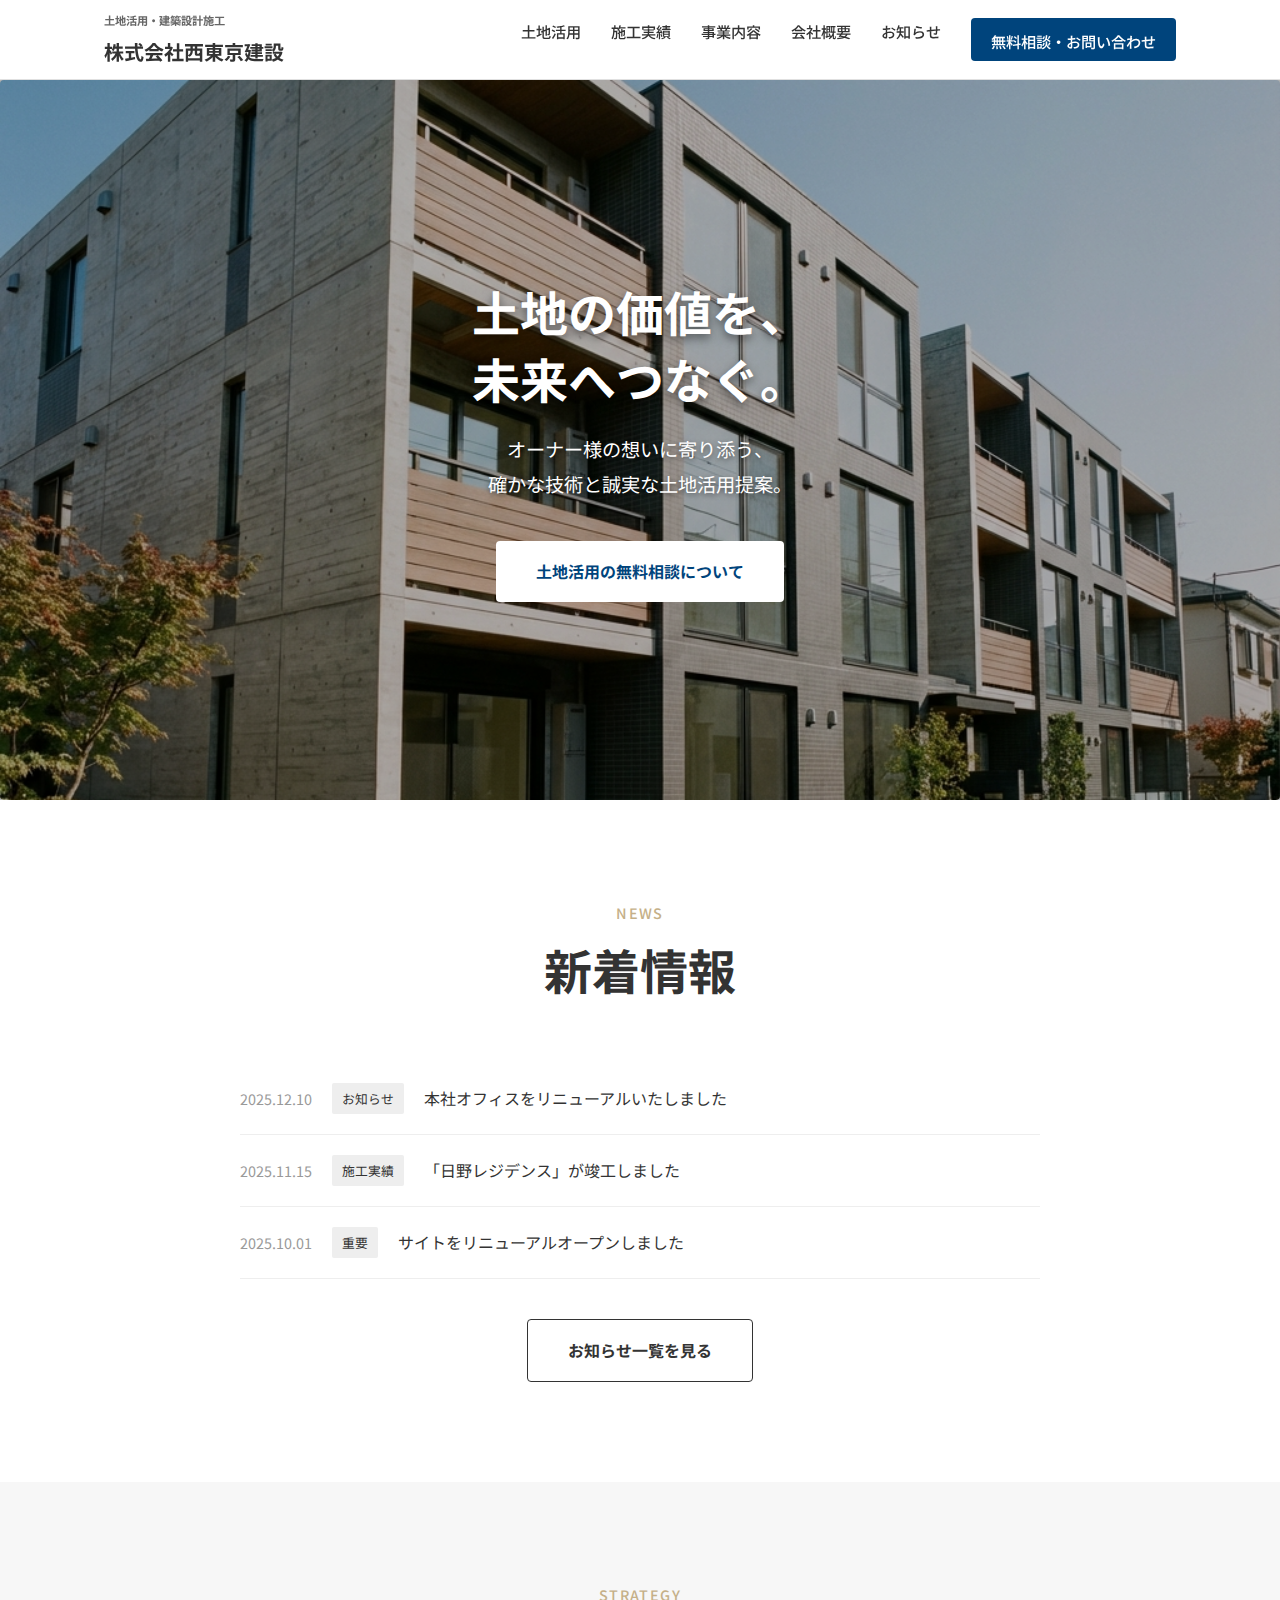
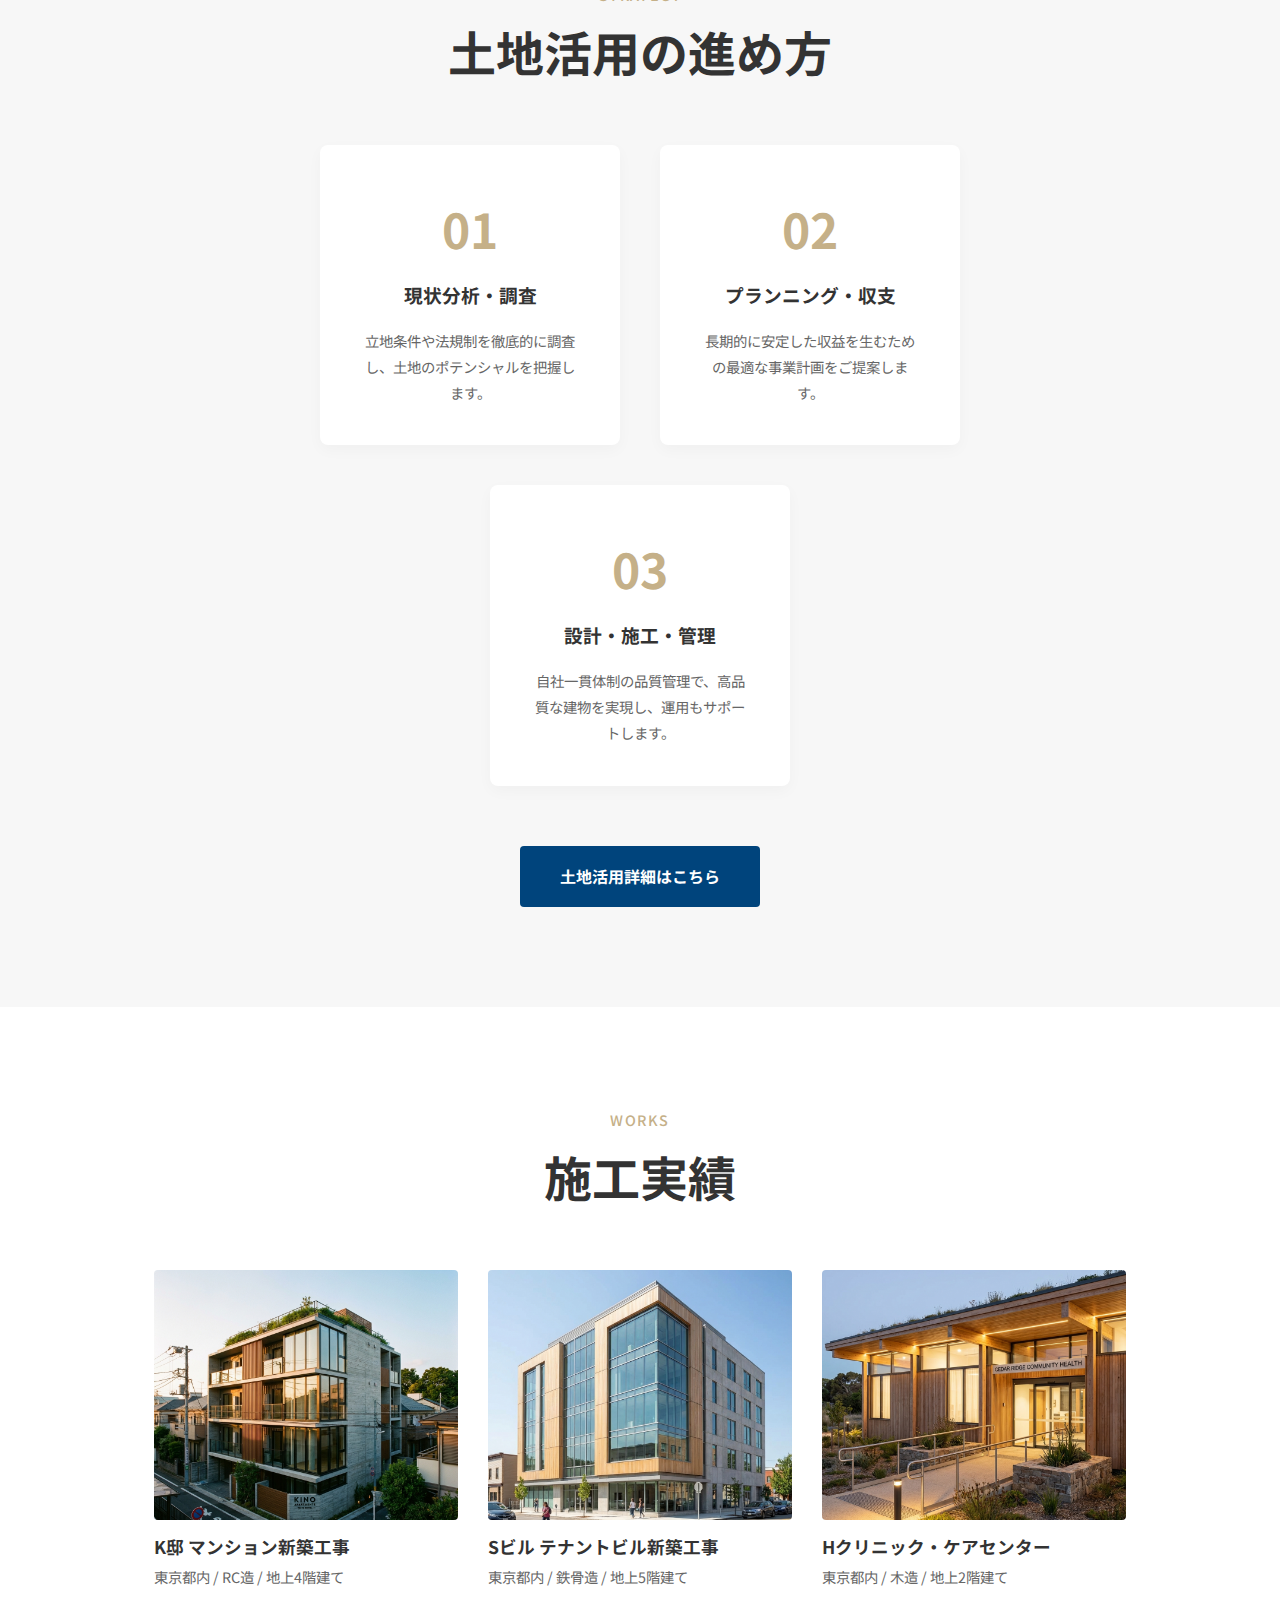
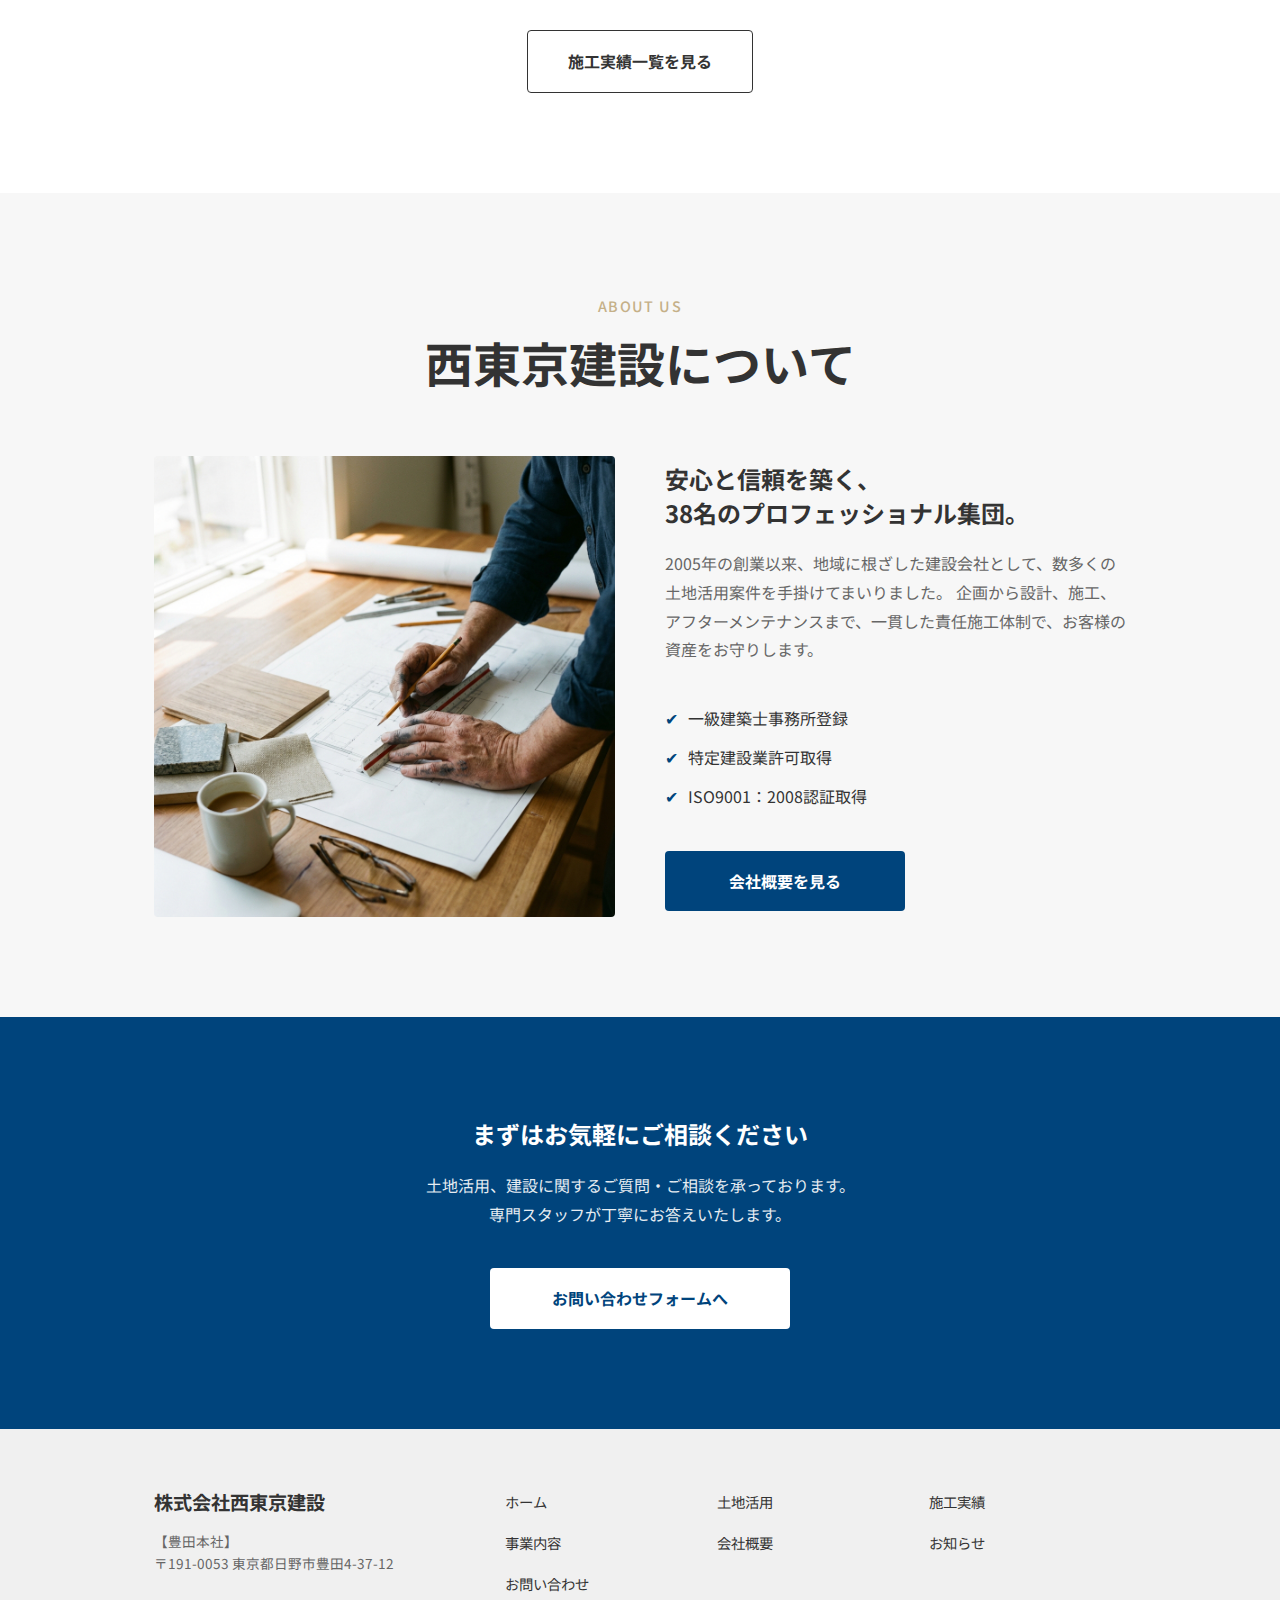
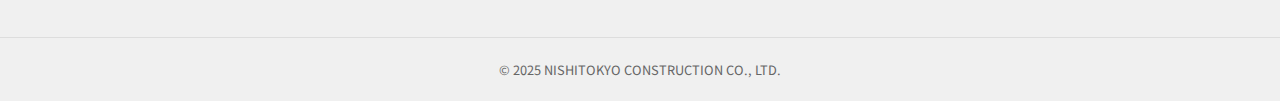
<file: index.html>
<!DOCTYPE html>
<html lang="ja">

<head>
    <meta charset="UTF-8">
    <meta name="viewport" content="width=device-width, initial-scale=1.0">
    <title>株式会社西東京建設 | 土地活用と建築のプロフェッショナル</title>
    <meta name="description" content="東京都日野市・新宿区を拠点に、土地活用（賃貸マンション・テナントビル）から設計・施工までトータルサポート。30年以上の実績で、資産価値を最大化します。">
    <!-- Fonts -->
    <link rel="preconnect" href="https://fonts.googleapis.com">
    <link rel="preconnect" href="https://fonts.gstatic.com" crossorigin>
    <link href="https://fonts.googleapis.com/css2?family=Noto+Sans+JP:wght@400;500;700&display=swap" rel="stylesheet">
    <!-- CSS -->
    <link rel="stylesheet" href="css/style.css">
    <!-- OGP (Basic) -->
    <meta property="og:title" content="株式会社西東京建設">
    <meta property="og:type" content="website">
    <meta property="og:image" content="images/hero-apartment.png">
</head>

<body>

    <!-- Header -->
    <header class="header">
        <div class="header-inner">
            <h1 class="logo">
                <a href="index.html">
                    <span class="logo-sub">土地活用・建築設計施工</span>
                    <span class="logo-main">株式会社西東京建設</span>
                </a>
            </h1>
            <div class="menu-toggle">
                <span></span>
                <span></span>
                <span></span>
            </div>
            <nav class="nav-pc">
                <a href="land-value-design.html">土地活用</a>
                <a href="works.html">施工実績</a>
                <a href="service.html">事業内容</a>
                <a href="company.html">会社概要</a>
                <a href="news.html">お知らせ</a>
                <a href="contact.html" class="btn-header-contact">無料相談・お問い合わせ</a>
            </nav>
        </div>
    </header>

    <!-- Hero -->
    <section class="hero-section"
        style="position: relative; height: 80vh; min-height: 500px; overflow: hidden; display: flex; align-items: center; justify-content: center;">
        <div class="hero-bg" style="position: absolute; top:0; left:0; width:100%; height:100%; z-index:-1;">
            <img src="images/hero-apartment.png" alt="上質な賃貸マンション外観" style="width:100%; height:100%; object-fit: cover;">
            <div class="overlay"
                style="position: absolute; top:0; left:0; width:100%; height:100%; background: rgba(0,0,0,0.3);"></div>
        </div>
        <div class="container text-center" style="color: #fff; position: relative; z-index: 1;">
            <h2 style="font-size: 3rem; margin-bottom: 20px; text-shadow: 0 4px 10px rgba(0,0,0,0.5);">
                土地の価値を、<br>未来へつなぐ。
            </h2>
            <p style="font-size: 1.2rem; margin-bottom: 40px; text-shadow: 0 2px 5px rgba(0,0,0,0.5);">
                オーナー様の想いに寄り添う、<br>
                確かな技術と誠実な土地活用提案。
            </p>
            <a href="contact.html" class="btn btn-primary"
                style="background: #fff; color: var(--c-primary);">土地活用の無料相談について</a>
        </div>
    </section>

    <!-- News (Latest 3) -->
    <section class="section">
        <div class="container">
            <div class="section-title">
                <span>NEWS</span>
                <h2>新着情報</h2>
            </div>
            <ul class="news-list" style="max-width: 800px; margin: 0 auto 40px;">
                <li style="border-bottom: 1px solid #eee; padding: 20px 0;">
                    <a href="news-001.html" style="display: flex; gap: 20px; align-items: center;">
                        <span style="font-size: 0.9rem; color: #999;">2025.12.10</span>
                        <span
                            style="background: #eee; padding: 4px 10px; font-size: 0.8rem; border-radius: 2px;">お知らせ</span>
                        <span style="flex: 1;">本社オフィスをリニューアルいたしました</span>
                    </a>
                </li>
                <li style="border-bottom: 1px solid #eee; padding: 20px 0;">
                    <a href="news-002.html" style="display: flex; gap: 20px; align-items: center;">
                        <span style="font-size: 0.9rem; color: #999;">2025.11.15</span>
                        <span
                            style="background: #eee; padding: 4px 10px; font-size: 0.8rem; border-radius: 2px;">施工実績</span>
                        <span style="flex: 1;">「日野レジデンス」が竣工しました</span>
                    </a>
                </li>
                <li style="border-bottom: 1px solid #eee; padding: 20px 0;">
                    <a href="news-003.html" style="display: flex; gap: 20px; align-items: center;">
                        <span style="font-size: 0.9rem; color: #999;">2025.10.01</span>
                        <span
                            style="background: #eee; padding: 4px 10px; font-size: 0.8rem; border-radius: 2px;">重要</span>
                        <span style="flex: 1;">サイトをリニューアルオープンしました</span>
                    </a>
                </li>
            </ul>
            <div class="text-center">
                <a href="news.html" class="btn btn-outline">お知らせ一覧を見る</a>
            </div>
        </div>
    </section>

    <!-- Land Value Design Strategy -->
    <section class="section section-gray">
        <div class="container">
            <div class="section-title">
                <span>STRATEGY</span>
                <h2>土地活用の進め方</h2>
            </div>
            <div style="display: flex; flex-wrap: wrap; gap: 40px; justify-content: center;">
                <div class="step-card"
                    style="background: #fff; padding: 40px; width: 300px; text-align: center; border-radius: 8px; box-shadow: 0 5px 15px rgba(0,0,0,0.03);">
                    <div style="font-size: 3rem; color: var(--c-accent); font-weight: 700; margin-bottom: 10px;">01
                    </div>
                    <h3 class="mb-20">現状分析・調査</h3>
                    <p style="font-size: 0.9rem; color: var(--c-text-gray);">立地条件や法規制を徹底的に調査し、土地のポテンシャルを把握します。</p>
                </div>
                <div class="step-card"
                    style="background: #fff; padding: 40px; width: 300px; text-align: center; border-radius: 8px; box-shadow: 0 5px 15px rgba(0,0,0,0.03);">
                    <div style="font-size: 3rem; color: var(--c-accent); font-weight: 700; margin-bottom: 10px;">02
                    </div>
                    <h3 class="mb-20">プランニング・収支</h3>
                    <p style="font-size: 0.9rem; color: var(--c-text-gray);">長期的に安定した収益を生むための最適な事業計画をご提案します。</p>
                </div>
                <div class="step-card"
                    style="background: #fff; padding: 40px; width: 300px; text-align: center; border-radius: 8px; box-shadow: 0 5px 15px rgba(0,0,0,0.03);">
                    <div style="font-size: 3rem; color: var(--c-accent); font-weight: 700; margin-bottom: 10px;">03
                    </div>
                    <h3 class="mb-20">設計・施工・管理</h3>
                    <p style="font-size: 0.9rem; color: var(--c-text-gray);">自社一貫体制の品質管理で、高品質な建物を実現し、運用もサポートします。</p>
                </div>
            </div>
            <div class="text-center mt-60" style="margin-top: 60px;">
                <a href="land-value-design.html" class="btn btn-primary">土地活用詳細はこちら</a>
            </div>
        </div>
    </section>

    <!-- Works -->
    <section class="section">
        <div class="container">
            <div class="section-title">
                <span>WORKS</span>
                <h2>施工実績</h2>
            </div>
            <div
                style="display: grid; grid-template-columns: repeat(auto-fit, minmax(300px, 1fr)); gap: 30px; margin-bottom: 40px;">
                <div class="work-item">
                    <img src="images/works-apartment.png" alt="施工事例1"
                        style="width: 100%; height: 250px; object-fit: cover; margin-bottom: 15px;">
                    <h3 style="font-size: 1.1rem; margin-bottom: 5px;">K邸 マンション新築工事</h3>
                    <p style="color: var(--c-text-gray); font-size: 0.9rem;">東京都内 / RC造 / 地上4階建て</p>
                </div>
                <div class="work-item">
                    <img src="images/works-tenant.png" alt="施工事例2"
                        style="width: 100%; height: 250px; object-fit: cover; margin-bottom: 15px;">
                    <h3 style="font-size: 1.1rem; margin-bottom: 5px;">Sビル テナントビル新築工事</h3>
                    <p style="color: var(--c-text-gray); font-size: 0.9rem;">東京都内 / 鉄骨造 / 地上5階建て</p>
                </div>
                <div class="work-item">
                    <img src="images/works-facility.png" alt="施工事例3"
                        style="width: 100%; height: 250px; object-fit: cover; margin-bottom: 15px;">
                    <h3 style="font-size: 1.1rem; margin-bottom: 5px;">Hクリニック・ケアセンター</h3>
                    <p style="color: var(--c-text-gray); font-size: 0.9rem;">東京都内 / 木造 / 地上2階建て</p>
                </div>
            </div>
            <div class="text-center">
                <a href="works.html" class="btn btn-outline">施工実績一覧を見る</a>
            </div>
        </div>
    </section>

    <!-- Trust / Company -->
    <section class="section section-gray">
        <div class="container">
            <div class="section-title">
                <span>ABOUT US</span>
                <h2>西東京建設について</h2>
            </div>
            <div style="display: flex; flex-wrap: wrap; align-items: center; gap: 50px;">
                <div style="flex: 1; min-width: 300px;">
                    <img src="images/scene-design.png" alt="設計打ち合わせ" style="width: 100%;">
                </div>
                <div style="flex: 1; min-width: 300px;">
                    <h3 style="font-size: 1.5rem; margin-bottom: 20px;">
                        安心と信頼を築く、<br>
                        38名のプロフェッショナル集団。
                    </h3>
                    <p class="mb-40" style="color: var(--c-text-gray);">
                        2005年の創業以来、地域に根ざした建設会社として、数多くの土地活用案件を手掛けてまいりました。
                        企画から設計、施工、アフターメンテナンスまで、一貫した責任施工体制で、お客様の資産をお守りします。
                    </p>
                    <ul style="margin-bottom: 40px;">
                        <li style="margin-bottom: 10px; display: flex; align-items: center;">
                            <span style="color: var(--c-primary); margin-right: 10px;">✔</span> 一級建築士事務所登録
                        </li>
                        <li style="margin-bottom: 10px; display: flex; align-items: center;">
                            <span style="color: var(--c-primary); margin-right: 10px;">✔</span> 特定建設業許可取得
                        </li>
                        <li style="display: flex; align-items: center;">
                            <span style="color: var(--c-primary); margin-right: 10px;">✔</span> ISO9001：2008認証取得
                        </li>
                    </ul>
                    <a href="company.html" class="btn btn-primary">会社概要を見る</a>
                </div>
            </div>
        </div>
    </section>

    <!-- Contact CTA -->
    <section class="section" style="background: var(--c-primary); color: #fff; text-align: center;">
        <div class="container">
            <h2 style="color: #fff; margin-bottom: 20px;">まずはお気軽にご相談ください</h2>
            <p style="margin-bottom: 40px; opacity: 0.9;">
                土地活用、建設に関するご質問・ご相談を承っております。<br>
                専門スタッフが丁寧にお答えいたします。
            </p>
            <a href="contact.html" class="btn"
                style="background: #fff; color: var(--c-primary); min-width: 300px;">お問い合わせフォームへ</a>
        </div>
    </section>

    <!-- Footer -->
    <footer class="footer">
        <div class="container footer-inner">
            <div class="footer-info">
                <h2 style="font-size: 1.2rem; font-weight: 700; margin-bottom: 15px;">株式会社西東京建設</h2>
                <p style="color: #666; font-size: 0.85rem; line-height: 1.6;">
                    【豊田本社】<br>
                    〒191-0053 東京都日野市豊田4-37-12
                </p>
            </div>
            <nav class="footer-nav">
                <ul>
                    <li><a href="index.html">ホーム</a></li>
                    <li><a href="land-value-design.html">土地活用</a></li>
                    <li><a href="works.html">施工実績</a></li>
                    <li><a href="service.html">事業内容</a></li>
                    <li><a href="company.html">会社概要</a></li>
                    <li><a href="news.html">お知らせ</a></li>
                    <li><a href="contact.html">お問い合わせ</a></li>
                </ul>
            </nav>
        </div>
        <p class="copyright">&copy; 2025 NISHITOKYO CONSTRUCTION CO., LTD.</p>
    </footer>

    <script src="js/main.js"></script>
</body>

</html>
</file>
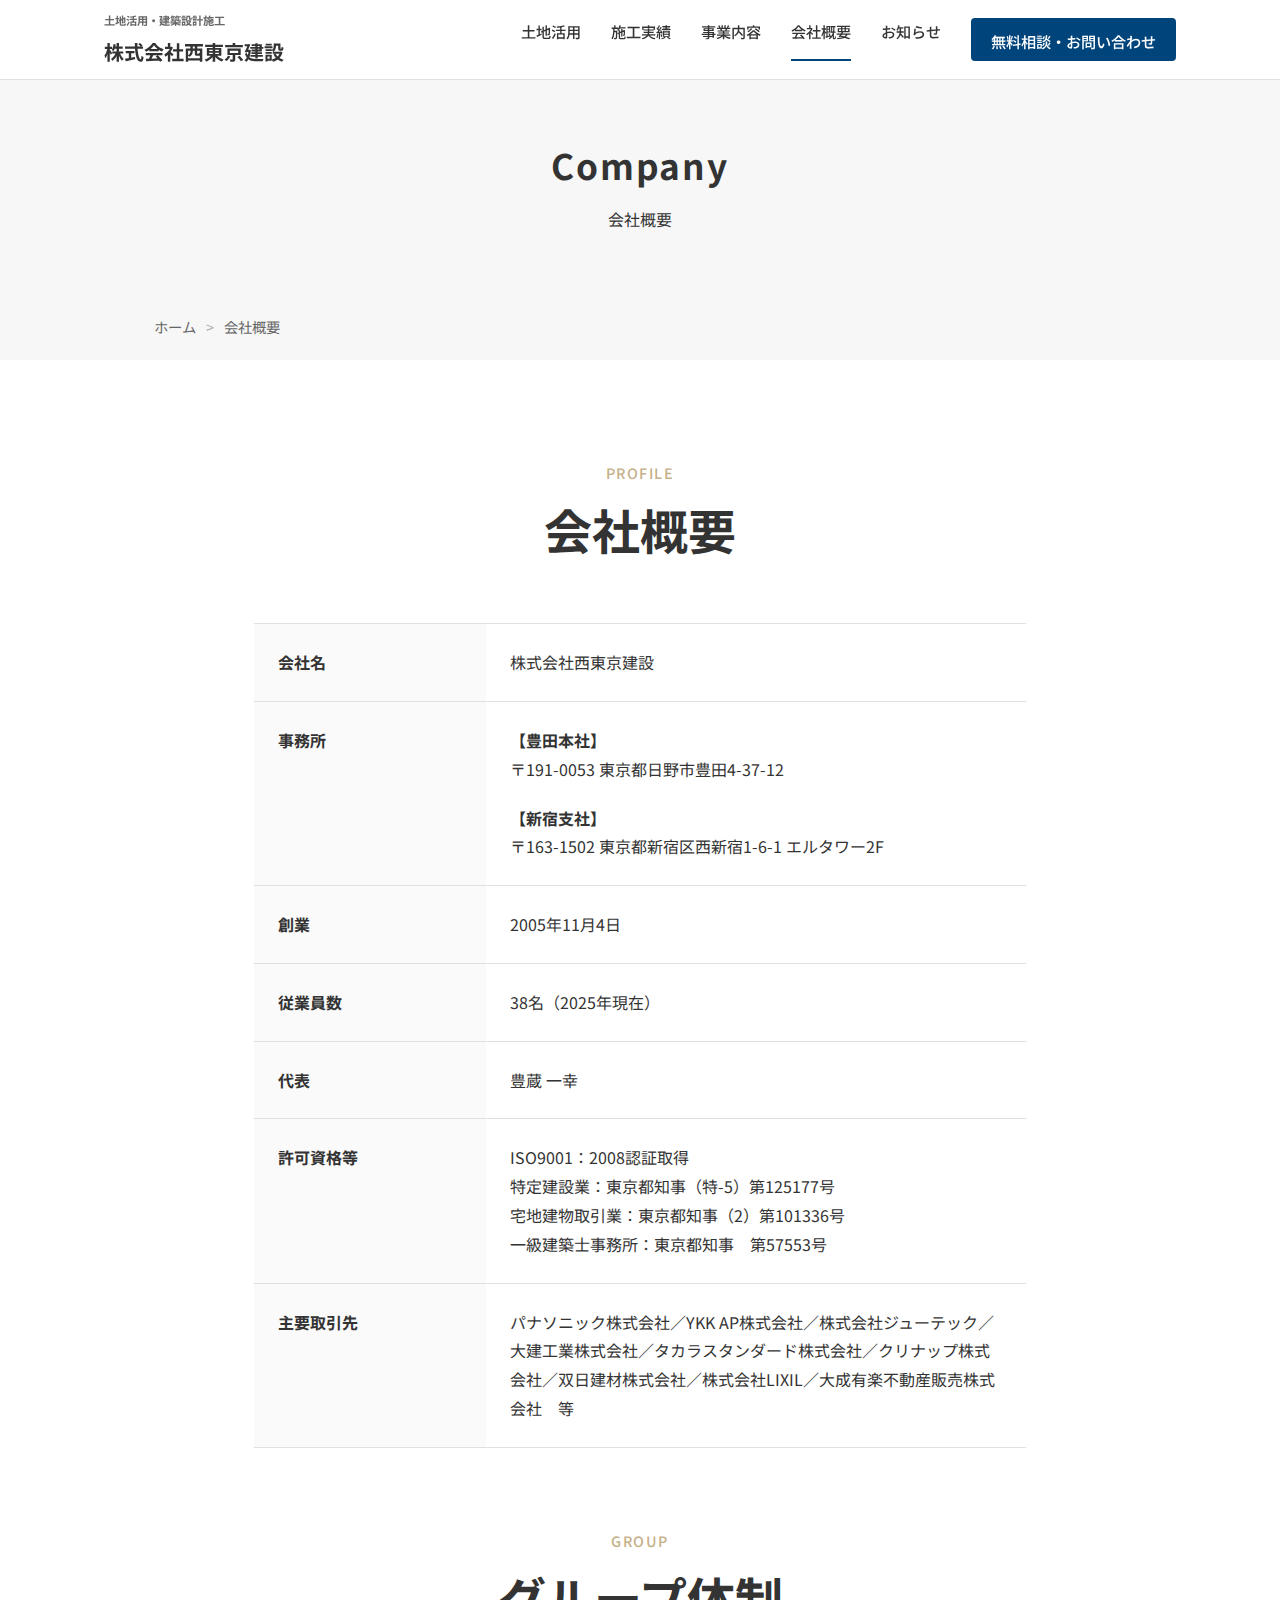
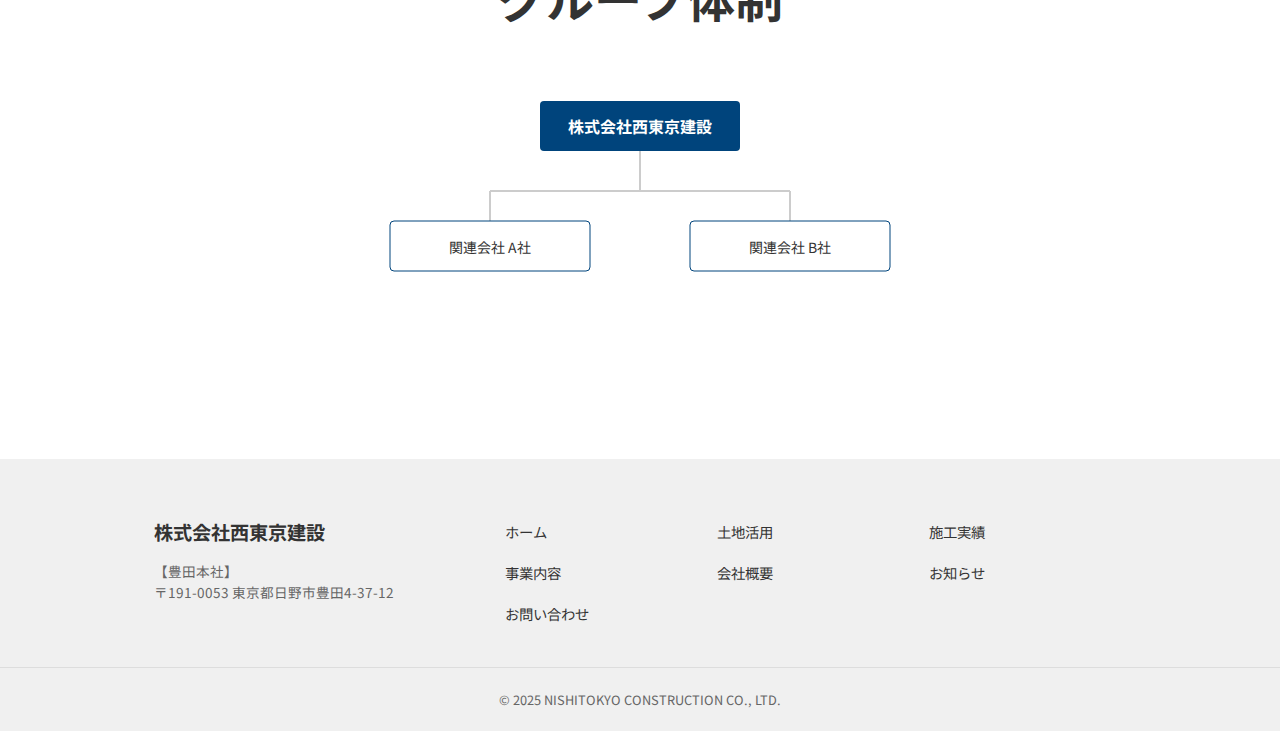
<file: company.html>
<!DOCTYPE html>
<html lang="ja">

<head>
    <meta charset="UTF-8">
    <meta name="viewport" content="width=device-width, initial-scale=1.0">
    <title>会社概要 | 株式会社西東京建設</title>
    <meta name="description" content="株式会社西東京建設の会社概要。東京都日野市・新宿区を拠点に、土地活用から建設までトータルサポート。">
    <!-- Fonts -->
    <link rel="preconnect" href="https://fonts.googleapis.com">
    <link rel="preconnect" href="https://fonts.gstatic.com" crossorigin>
    <link href="https://fonts.googleapis.com/css2?family=Noto+Sans+JP:wght@400;500;700&display=swap" rel="stylesheet">
    <!-- CSS -->
    <link rel="stylesheet" href="css/style.css">
</head>

<body>

    <!-- Header -->
    <header class="header">
        <div class="header-inner">
            <h1 class="logo">
                <a href="index.html">
                    <span class="logo-sub">土地活用・建築設計施工</span>
                    <span class="logo-main">株式会社西東京建設</span>
                </a>
            </h1>
            <div class="menu-toggle">
                <span></span>
                <span></span>
                <span></span>
            </div>
            <nav class="nav-pc">
                <a href="land-value-design.html">土地活用</a>
                <a href="works.html">施工実績</a>
                <a href="service.html">事業内容</a>
                <a href="company.html" class="current">会社概要</a>
                <a href="news.html">お知らせ</a>
                <a href="contact.html" class="btn-header-contact">無料相談・お問い合わせ</a>
            </nav>
        </div>
    </header>

    <!-- Page Title -->
    <div class="section-gray" style="padding: 60px 0;">
        <div class="container text-center">
            <h2 class="page-title">Company</h2>
            <p>会社概要</p>
        </div>
    </div>

    <!-- Breadcrumb -->
    <div class="breadcrumb">
        <div class="container">
            <ul>
                <li><a href="index.html">ホーム</a></li>
                <li>会社概要</li>
            </ul>
        </div>
    </div>

    <!-- Company Info -->
    <section class="section">
        <div class="container" style="max-width: 900px;">
            <div class="section-title">
                <span>PROFILE</span>
                <h2>会社概要</h2>
            </div>

            <table style="width: 100%; border-collapse: collapse; margin-bottom: 80px;">
                <tbody style="border-top: 1px solid var(--c-border);">
                    <tr style="border-bottom: 1px solid var(--c-border);">
                        <th style="padding: 24px; text-align: left; background: #fafafa; width: 30%; font-weight: 700;">
                            会社名</th>
                        <td style="padding: 24px;">株式会社西東京建設</td>
                    </tr>
                    <tr style="border-bottom: 1px solid var(--c-border);">
                        <th style="padding: 24px; text-align: left; background: #fafafa; vertical-align: top;">事務所</th>
                        <td style="padding: 24px;">
                            <div class="mb-20">
                                <strong>【豊田本社】</strong><br>
                                〒191-0053 東京都日野市豊田4-37-12
                            </div>
                            <div>
                                <strong>【新宿支社】</strong><br>
                                〒163-1502 東京都新宿区西新宿1-6-1 エルタワー2F
                            </div>
                        </td>
                    </tr>
                    <tr style="border-bottom: 1px solid var(--c-border);">
                        <th style="padding: 24px; text-align: left; background: #fafafa;">創業</th>
                        <td style="padding: 24px;">2005年11月4日</td>
                    </tr>
                    <tr style="border-bottom: 1px solid var(--c-border);">
                        <th style="padding: 24px; text-align: left; background: #fafafa;">従業員数</th>
                        <td style="padding: 24px;">38名（2025年現在）</td>
                    </tr>
                    <tr style="border-bottom: 1px solid var(--c-border);">
                        <th style="padding: 24px; text-align: left; background: #fafafa;">代表</th>
                        <td style="padding: 24px;">豊蔵 一幸</td>
                    </tr>
                    <tr style="border-bottom: 1px solid var(--c-border);">
                        <th style="padding: 24px; text-align: left; background: #fafafa; vertical-align: top;">許可資格等
                        </th>
                        <td style="padding: 24px;">
                            ISO9001：2008認証取得<br>
                            特定建設業：東京都知事（特-5）第125177号<br>
                            宅地建物取引業：東京都知事（2）第101336号<br>
                            一級建築士事務所：東京都知事　第57553号
                        </td>
                    </tr>
                    <tr style="border-bottom: 1px solid var(--c-border);">
                        <th style="padding: 24px; text-align: left; background: #fafafa; vertical-align: top;">主要取引先
                        </th>
                        <td style="padding: 24px;">
                            パナソニック株式会社／YKK
                            AP株式会社／株式会社ジューテック／大建工業株式会社／タカラスタンダード株式会社／クリナップ株式会社／双日建材株式会社／株式会社LIXIL／大成有楽不動産販売株式会社　等
                        </td>
                    </tr>
                </tbody>
            </table>

            <!-- Organization Chart (Simple SVG) -->
            <div class="section-title">
                <span>GROUP</span>
                <h2>グループ体制</h2>
            </div>
            <div class="text-center" style="margin-bottom: 60px;">
                <svg width="100%" height="200" viewBox="0 0 600 200" xmlns="http://www.w3.org/2000/svg">
                    <!-- Lines -->
                    <line x1="300" y1="60" x2="300" y2="100" stroke="#ccc" stroke-width="2" />
                    <line x1="150" y1="100" x2="450" y2="100" stroke="#ccc" stroke-width="2" />
                    <line x1="150" y1="100" x2="150" y2="130" stroke="#ccc" stroke-width="2" />
                    <line x1="450" y1="100" x2="450" y2="130" stroke="#ccc" stroke-width="2" />

                    <!-- Main Box -->
                    <rect x="200" y="10" width="200" height="50" rx="4" fill="#00447C" />
                    <text x="300" y="42" font-family="'Noto Sans JP', sans-serif" font-size="16" fill="#fff"
                        text-anchor="middle" font-weight="bold">株式会社西東京建設</text>

                    <!-- Sub Box 1 -->
                    <rect x="50" y="130" width="200" height="50" rx="4" fill="#fff" stroke="#00447C" />
                    <text x="150" y="162" font-family="'Noto Sans JP', sans-serif" font-size="14" fill="#333"
                        text-anchor="middle">関連会社 A社</text>

                    <!-- Sub Box 2 -->
                    <rect x="350" y="130" width="200" height="50" rx="4" fill="#fff" stroke="#00447C" />
                    <text x="450" y="162" font-family="'Noto Sans JP', sans-serif" font-size="14" fill="#333"
                        text-anchor="middle">関連会社 B社</text>
                </svg>
            </div>

        </div>
    </section>

    <!-- Footer -->
    <footer class="footer">
        <div class="container footer-inner">
            <div class="footer-info">
                <h2 style="font-size: 1.2rem; font-weight: 700; margin-bottom: 15px;">株式会社西東京建設</h2>
                <p style="color: #666; font-size: 0.85rem; line-height: 1.6;">
                    【豊田本社】<br>
                    〒191-0053 東京都日野市豊田4-37-12
                </p>
            </div>
            <nav class="footer-nav">
                <ul>
                    <li><a href="index.html">ホーム</a></li>
                    <li><a href="land-value-design.html">土地活用</a></li>
                    <li><a href="works.html">施工実績</a></li>
                    <li><a href="service.html">事業内容</a></li>
                    <li><a href="company.html">会社概要</a></li>
                    <li><a href="news.html">お知らせ</a></li>
                    <li><a href="contact.html">お問い合わせ</a></li>
                </ul>
            </nav>
        </div>
        <p class="copyright">&copy; 2025 NISHITOKYO CONSTRUCTION CO., LTD.</p>
    </footer>

    <script src="js/main.js"></script>
</body>

</html>
</file>
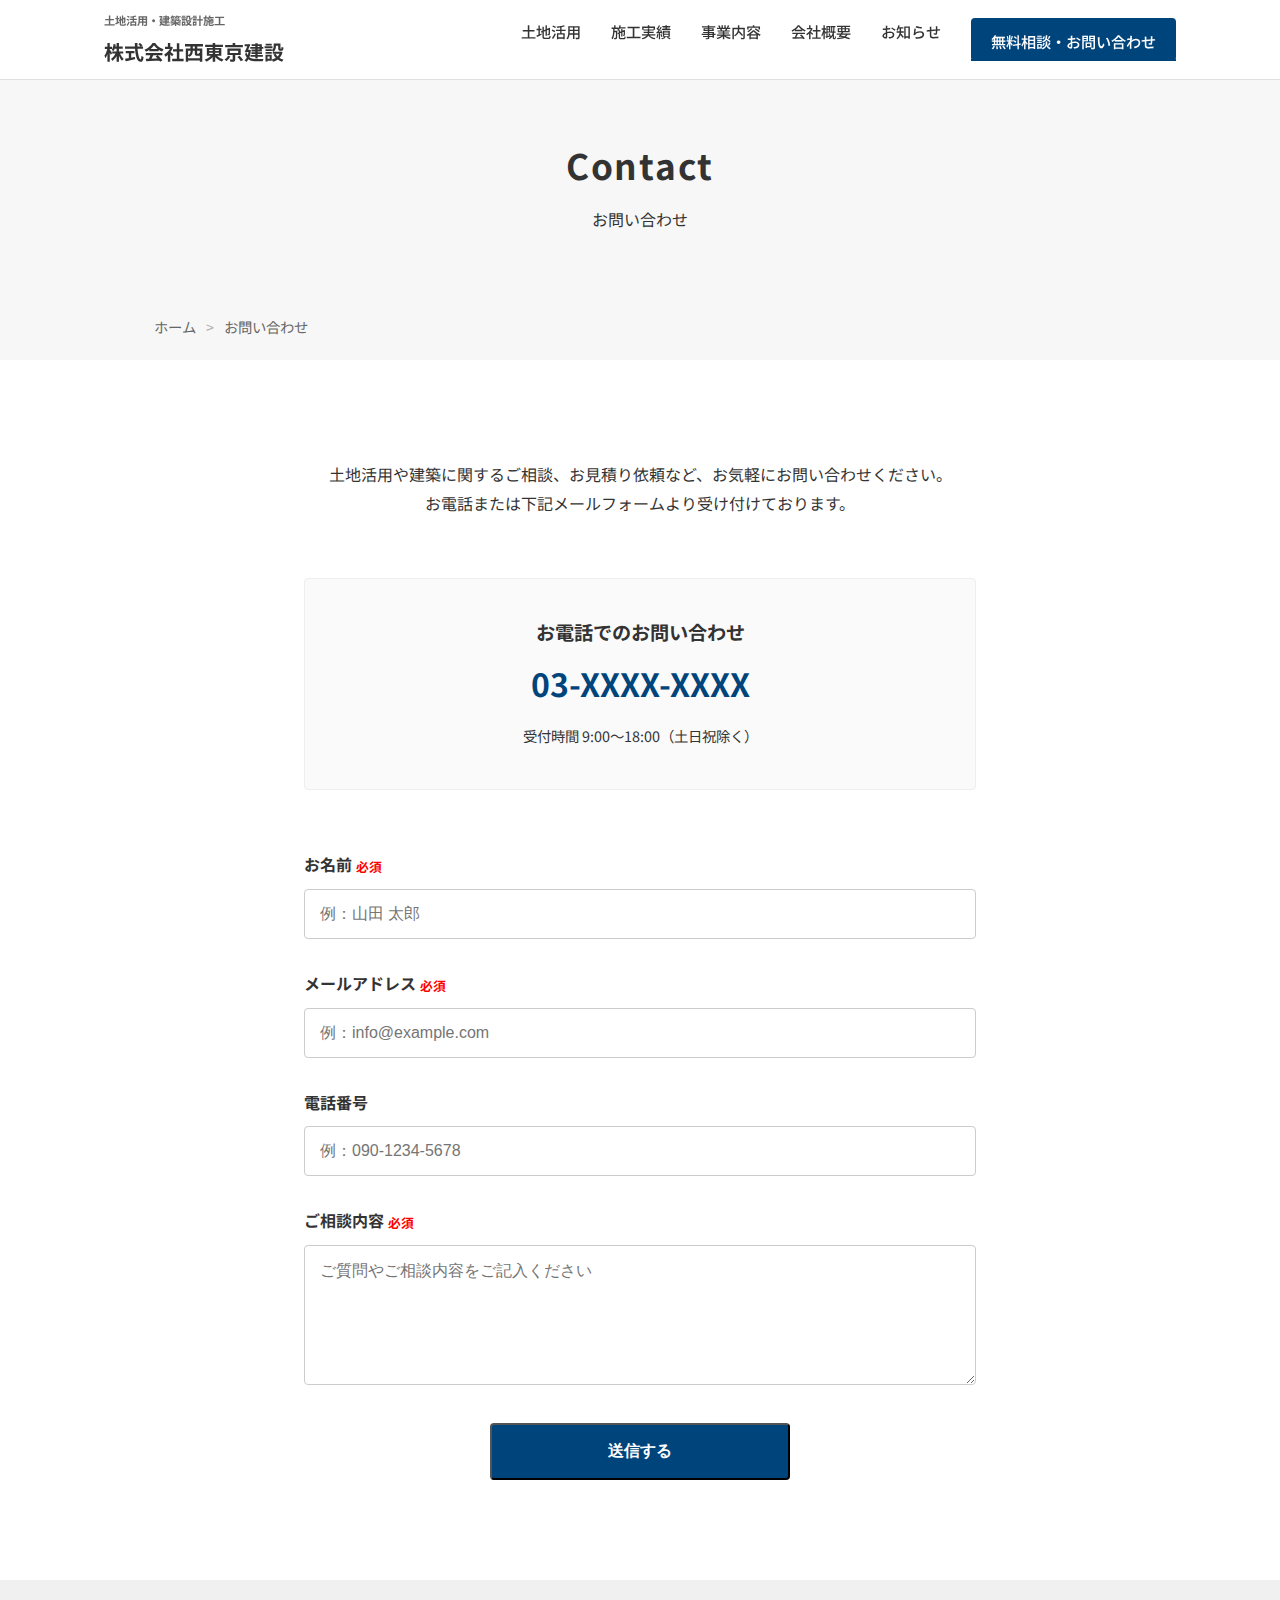
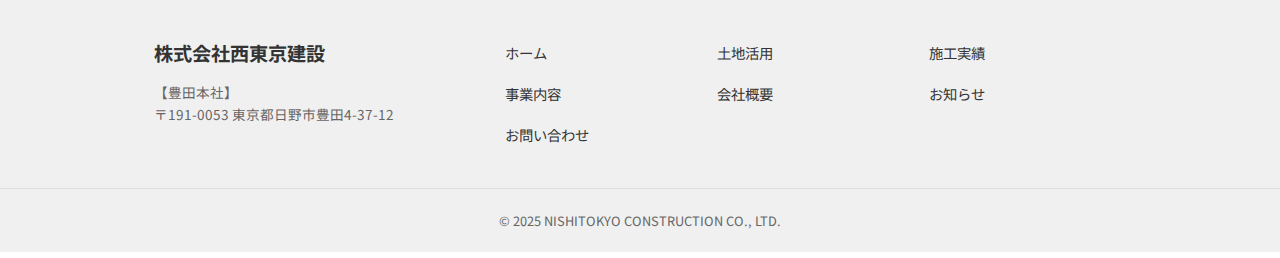
<file: contact.html>
<!DOCTYPE html>
<html lang="ja">

<head>
    <meta charset="UTF-8">
    <meta name="viewport" content="width=device-width, initial-scale=1.0">
    <title>お問い合わせ | 株式会社西東京建設</title>
    <meta name="description" content="株式会社西東京建設へのお問い合わせ。土地活用、建築に関するご相談はこちらから。">
    <!-- Fonts -->
    <link rel="preconnect" href="https://fonts.googleapis.com">
    <link rel="preconnect" href="https://fonts.gstatic.com" crossorigin>
    <link href="https://fonts.googleapis.com/css2?family=Noto+Sans+JP:wght@400;500;700&display=swap" rel="stylesheet">
    <!-- CSS -->
    <link rel="stylesheet" href="css/style.css">
</head>

<body>

    <!-- Header -->
    <header class="header">
        <div class="header-inner">
            <h1 class="logo">
                <a href="index.html">
                    <span class="logo-sub">土地活用・建築設計施工</span>
                    <span class="logo-main">株式会社西東京建設</span>
                </a>
            </h1>
            <div class="menu-toggle">
                <span></span>
                <span></span>
                <span></span>
            </div>
            <nav class="nav-pc">
                <a href="land-value-design.html">土地活用</a>
                <a href="works.html">施工実績</a>
                <a href="service.html">事業内容</a>
                <a href="company.html">会社概要</a>
                <a href="news.html">お知らせ</a>
                <a href="contact.html" class="current btn-header-contact">無料相談・お問い合わせ</a>
            </nav>
        </div>
    </header>

    <!-- Page Title -->
    <div class="section-gray" style="padding: 60px 0;">
        <div class="container text-center">
            <h2 class="page-title">Contact</h2>
            <p>お問い合わせ</p>
        </div>
    </div>

    <!-- Breadcrumb -->
    <div class="breadcrumb">
        <div class="container">
            <ul>
                <li><a href="index.html">ホーム</a></li>
                <li>お問い合わせ</li>
            </ul>
        </div>
    </div>

    <!-- Contact Info -->
    <section class="section">
        <div class="container" style="max-width: 800px;">
            <div class="text-center mb-60">
                <p class="mb-20">
                    土地活用や建築に関するご相談、お見積り依頼など、お気軽にお問い合わせください。<br>
                    お電話または下記メールフォームより受け付けております。
                </p>
            </div>

            <!-- Phone -->
            <div
                style="background: #fafafa; padding: 40px; text-align: center; border: 1px solid #eee; border-radius: 4px; margin-bottom: 60px;">
                <h3 style="margin-bottom: 10px; font-size: 1.2rem;">お電話でのお問い合わせ</h3>
                <p style="color: var(--c-primary); font-size: 2rem; font-weight: 700; margin-bottom: 10px;">03-XXXX-XXXX
                </p>
                <p style="font-size: 0.9rem;">受付時間 9:00〜18:00（土日祝除く）</p>
            </div>

            <!-- Form -->
            <form action="#" method="post" style="max-width: 700px; margin: 0 auto;">
                <div style="margin-bottom: 30px;">
                    <label for="name" style="display: block; margin-bottom: 10px; font-weight: 700;">お名前 <span
                            style="color: red; font-size: 0.8rem; vertical-align: middle;">必須</span></label>
                    <input type="text" id="name" name="name" required placeholder="例：山田 太郎"
                        style="width: 100%; padding: 15px; border: 1px solid #ccc; border-radius: 4px; font-size: 1rem;">
                </div>
                <div style="margin-bottom: 30px;">
                    <label for="email" style="display: block; margin-bottom: 10px; font-weight: 700;">メールアドレス <span
                            style="color: red; font-size: 0.8rem; vertical-align: middle;">必須</span></label>
                    <input type="email" id="email" name="email" required placeholder="例：info@example.com"
                        style="width: 100%; padding: 15px; border: 1px solid #ccc; border-radius: 4px; font-size: 1rem;">
                </div>
                <div style="margin-bottom: 30px;">
                    <label for="tel" style="display: block; margin-bottom: 10px; font-weight: 700;">電話番号</label>
                    <input type="tel" id="tel" name="tel" placeholder="例：090-1234-5678"
                        style="width: 100%; padding: 15px; border: 1px solid #ccc; border-radius: 4px; font-size: 1rem;">
                </div>
                <div style="margin-bottom: 30px;">
                    <label for="message" style="display: block; margin-bottom: 10px; font-weight: 700;">ご相談内容 <span
                            style="color: red; font-size: 0.8rem; vertical-align: middle;">必須</span></label>
                    <textarea id="message" name="message" rows="6" required placeholder="ご質問やご相談内容をご記入ください"
                        style="width: 100%; padding: 15px; border: 1px solid #ccc; border-radius: 4px; font-size: 1rem;"></textarea>
                </div>
                <div class="text-center">
                    <button type="submit" class="btn btn-primary" style="width: 100%; max-width: 300px;">送信する</button>
                </div>
            </form>

        </div>
    </section>

    <!-- Footer -->
    <footer class="footer">
        <div class="container footer-inner">
            <div class="footer-info">
                <h2 style="font-size: 1.2rem; font-weight: 700; margin-bottom: 15px;">株式会社西東京建設</h2>
                <p style="color: #666; font-size: 0.85rem; line-height: 1.6;">
                    【豊田本社】<br>
                    〒191-0053 東京都日野市豊田4-37-12
                </p>
            </div>
            <nav class="footer-nav">
                <ul>
                    <li><a href="index.html">ホーム</a></li>
                    <li><a href="land-value-design.html">土地活用</a></li>
                    <li><a href="works.html">施工実績</a></li>
                    <li><a href="service.html">事業内容</a></li>
                    <li><a href="company.html">会社概要</a></li>
                    <li><a href="news.html">お知らせ</a></li>
                    <li><a href="contact.html">お問い合わせ</a></li>
                </ul>
            </nav>
        </div>
        <p class="copyright">&copy; 2025 NISHITOKYO CONSTRUCTION CO., LTD.</p>
    </footer>

    <script src="js/main.js"></script>
</body>

</html>
</file>
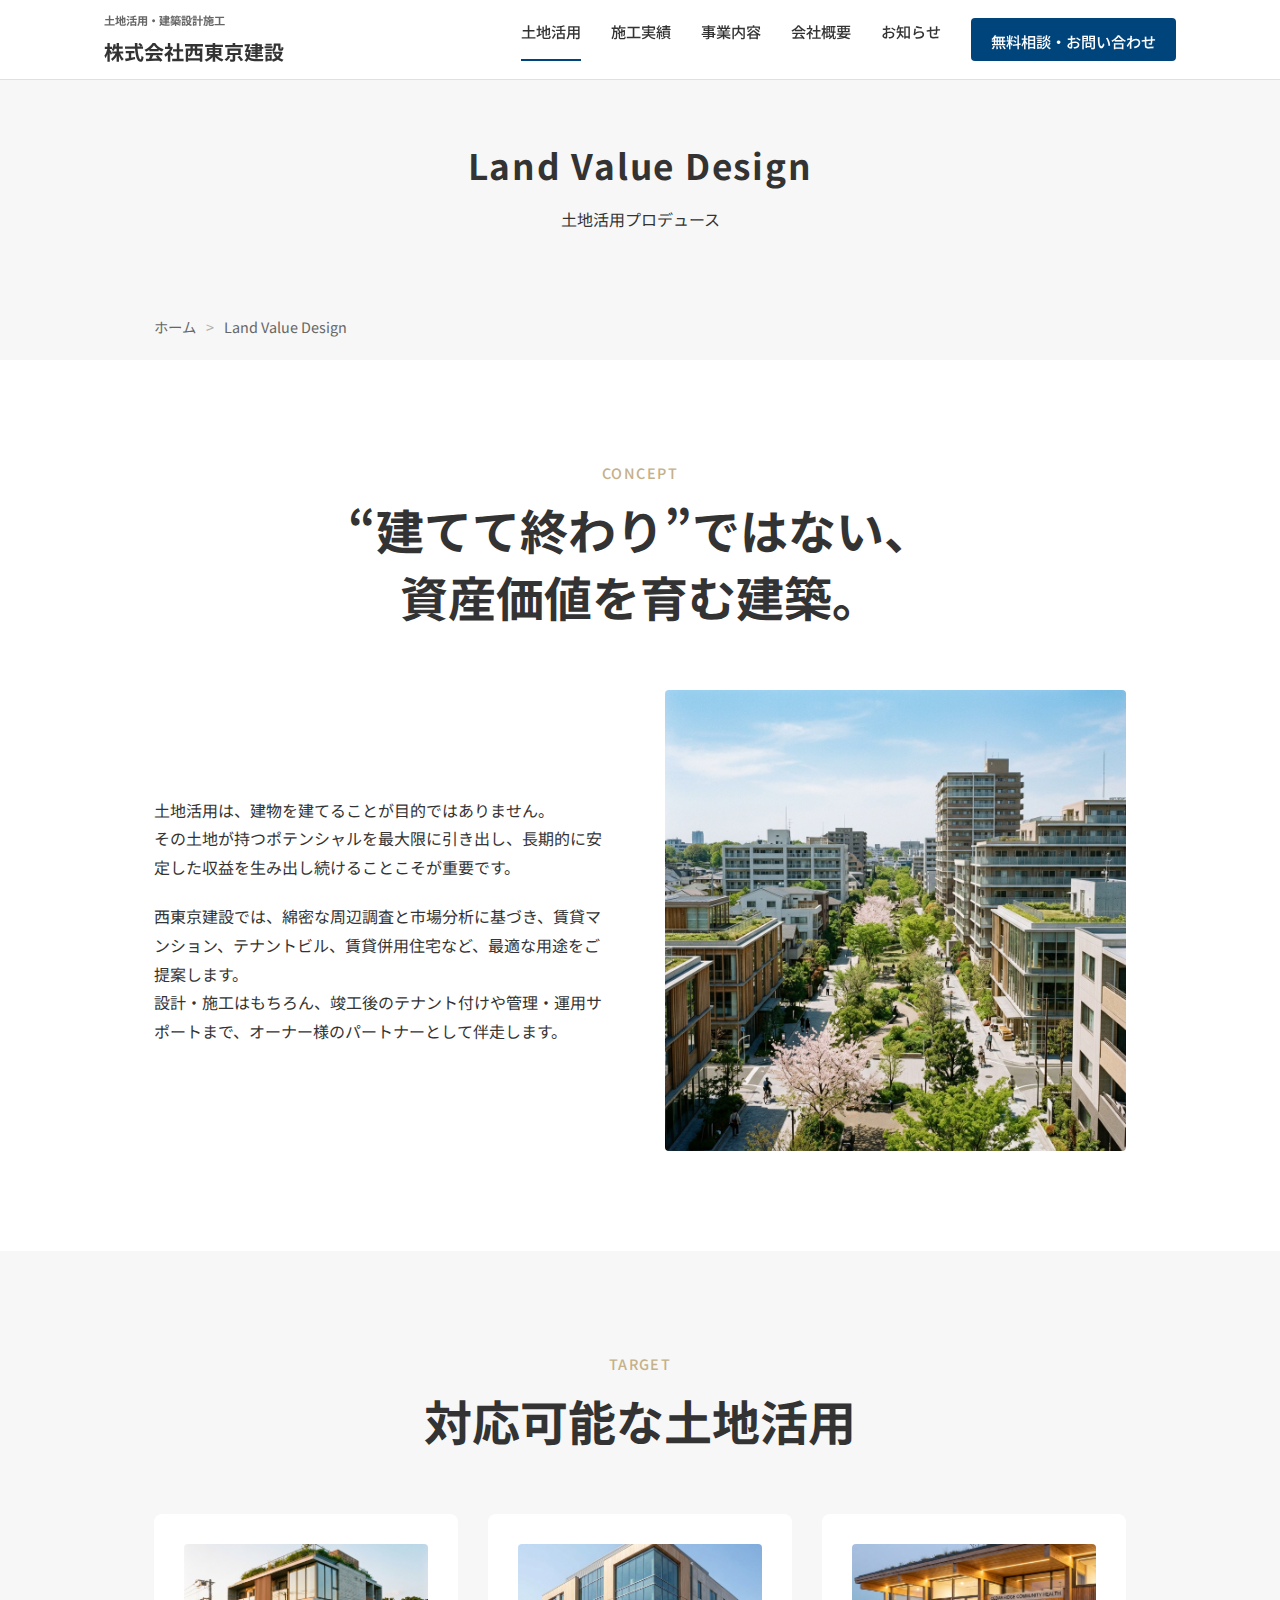
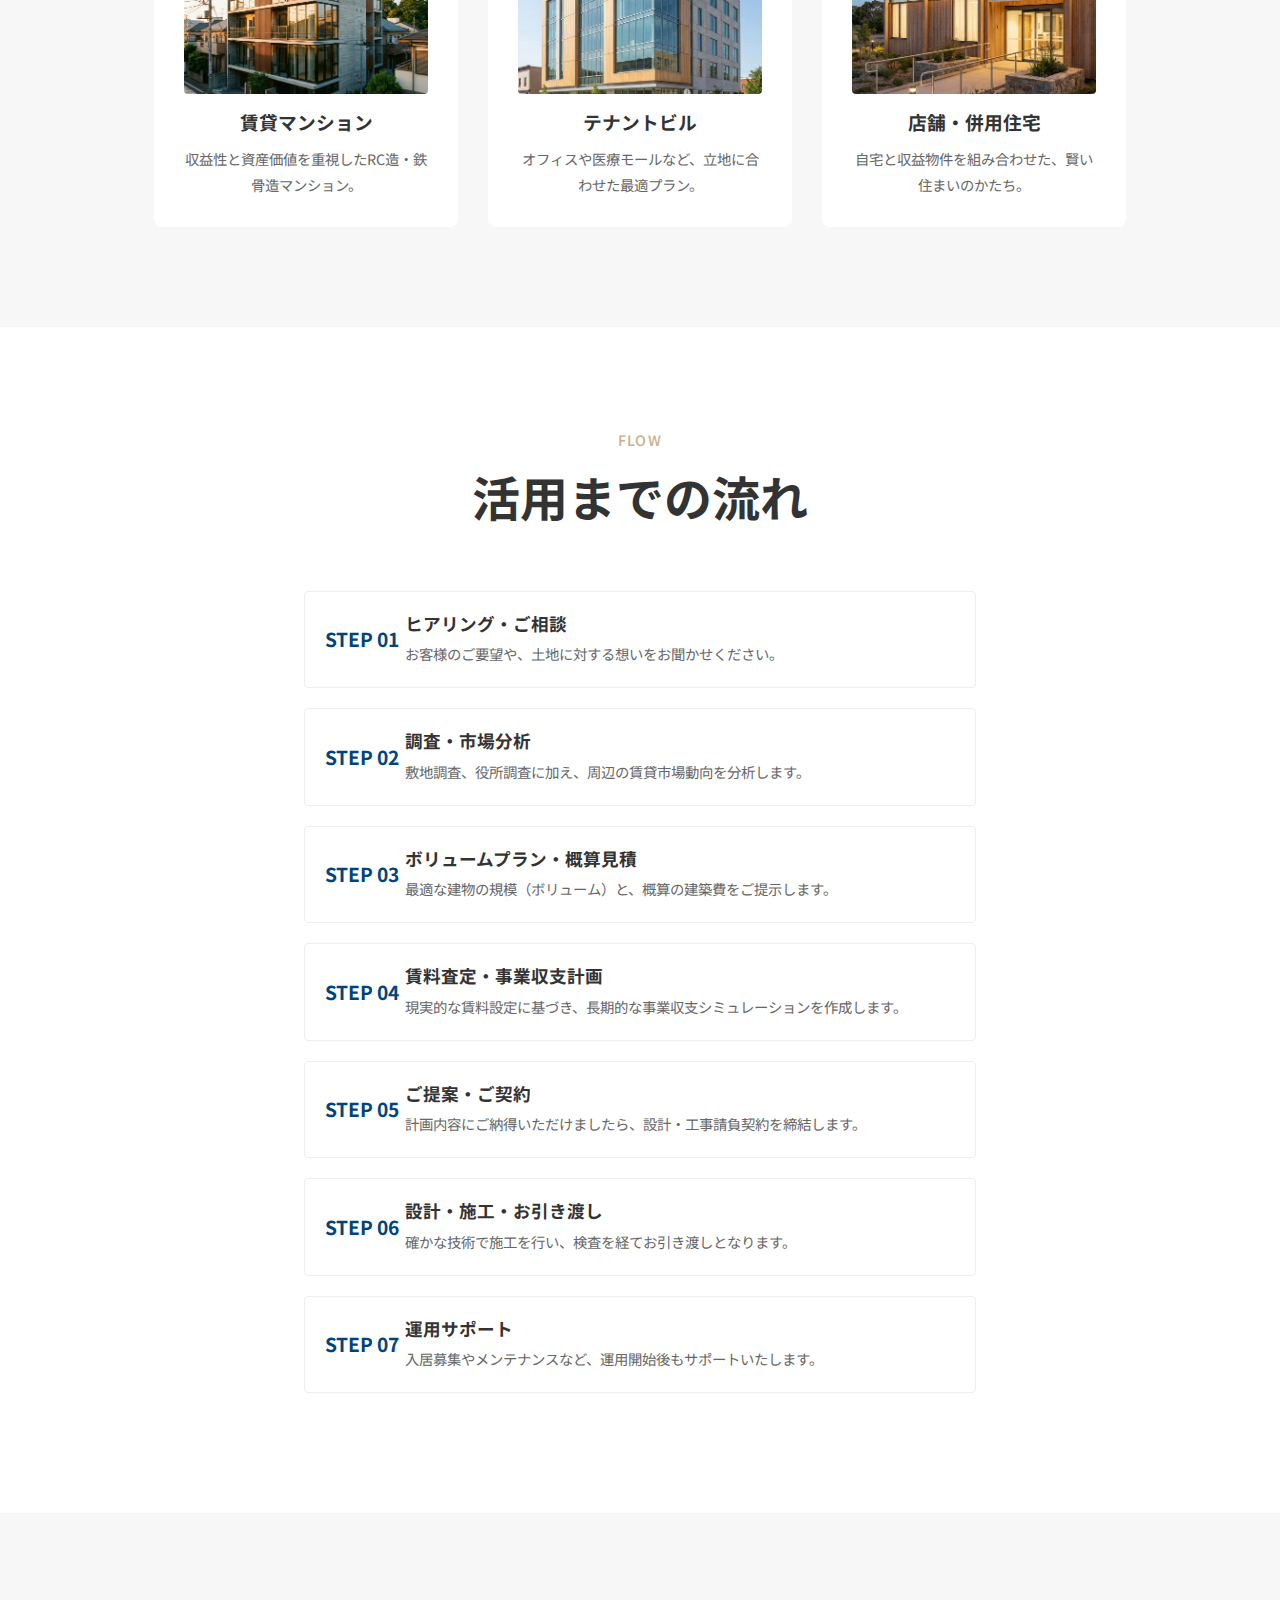
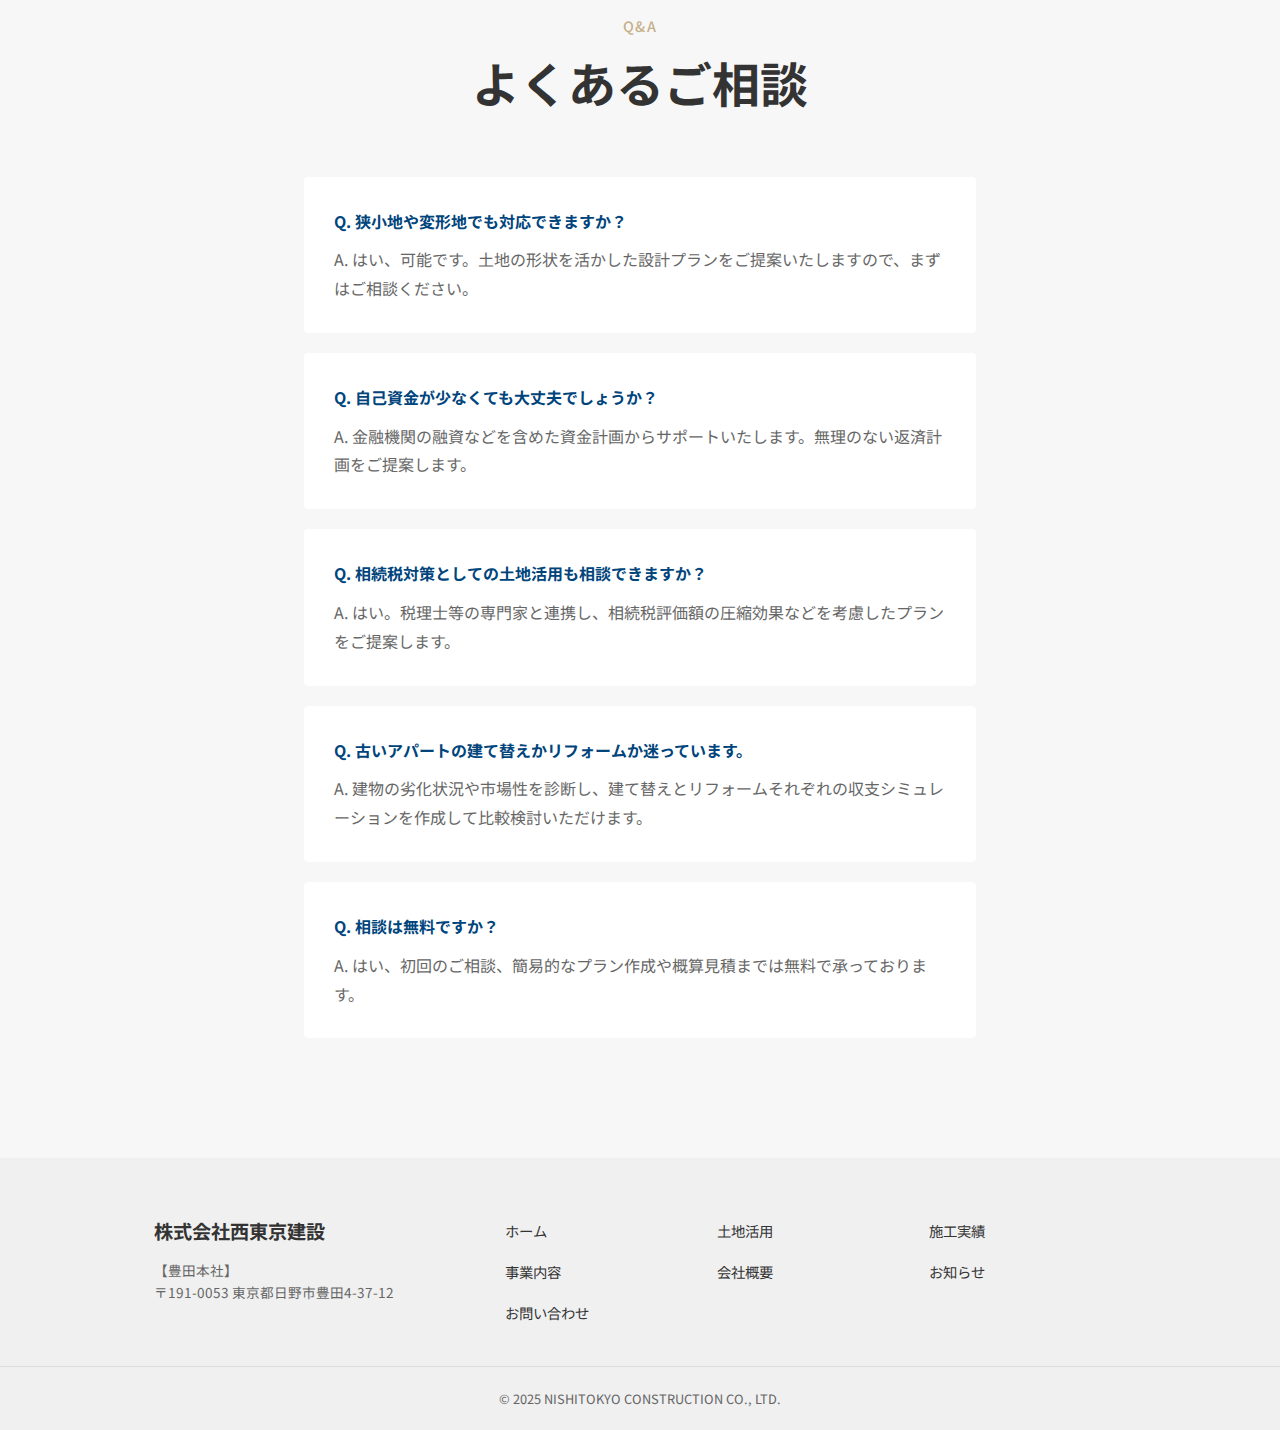
<file: land-value-design.html>
<!DOCTYPE html>
<html lang="ja">

<head>
    <meta charset="UTF-8">
    <meta name="viewport" content="width=device-width, initial-scale=1.0">
    <title>Land Value Design | 土地活用のご提案 | 株式会社西東京建設</title>
    <meta name="description" content="西東京建設の「Land Value Design」。オーナー様の資産価値を最大化する、賃貸マンション・テナントビルの企画・設計・施工プロセスをご紹介します。">
    <!-- Fonts -->
    <link rel="preconnect" href="https://fonts.googleapis.com">
    <link rel="preconnect" href="https://fonts.gstatic.com" crossorigin>
    <link href="https://fonts.googleapis.com/css2?family=Noto+Sans+JP:wght@400;500;700&display=swap" rel="stylesheet">
    <!-- CSS -->
    <link rel="stylesheet" href="css/style.css">
</head>

<body>

    <!-- Header -->
    <header class="header">
        <div class="header-inner">
            <h1 class="logo">
                <a href="index.html">
                    <span class="logo-sub">土地活用・建築設計施工</span>
                    <span class="logo-main">株式会社西東京建設</span>
                </a>
            </h1>
            <div class="menu-toggle">
                <span></span>
                <span></span>
                <span></span>
            </div>
            <nav class="nav-pc">
                <a href="land-value-design.html" class="current">土地活用</a>
                <a href="works.html">施工実績</a>
                <a href="service.html">事業内容</a>
                <a href="company.html">会社概要</a>
                <a href="news.html">お知らせ</a>
                <a href="contact.html" class="btn-header-contact">無料相談・お問い合わせ</a>
            </nav>
        </div>
    </header>

    <!-- Page Title -->
    <div class="section-gray" style="padding: 60px 0;">
        <div class="container text-center">
            <h2 class="page-title">Land Value Design</h2>
            <p>土地活用プロデュース</p>
        </div>
    </div>

    <!-- Breadcrumb -->
    <div class="breadcrumb">
        <div class="container">
            <ul>
                <li><a href="index.html">ホーム</a></li>
                <li>Land Value Design</li>
            </ul>
        </div>
    </div>

    <!-- Concept -->
    <section class="section">
        <div class="container">
            <div class="section-title">
                <span>CONCEPT</span>
                <h2>“建てて終わり”ではない、<br>資産価値を育む建築。</h2>
            </div>
            <div style="display: flex; flex-wrap: wrap; align-items: center; gap: 50px;">
                <div style="flex: 1; min-width: 300px;">
                    <p style="margin-bottom: 20px;">
                        土地活用は、建物を建てることが目的ではありません。<br>
                        その土地が持つポテンシャルを最大限に引き出し、長期的に安定した収益を生み出し続けることこそが重要です。
                    </p>
                    <p>
                        西東京建設では、綿密な周辺調査と市場分析に基づき、賃貸マンション、テナントビル、賃貸併用住宅など、最適な用途をご提案します。<br>
                        設計・施工はもちろん、竣工後のテナント付けや管理・運用サポートまで、オーナー様のパートナーとして伴走します。
                    </p>
                </div>
                <div style="flex: 1; min-width: 300px;">
                    <img src="images/hero-cityscape.png" alt="都市の風景" style="width: 100%;">
                </div>
            </div>
        </div>
    </section>

    <!-- Target -->
    <section class="section section-gray">
        <div class="container text-center">
            <div class="section-title">
                <span>TARGET</span>
                <h2>対応可能な土地活用</h2>
            </div>
            <div style="display: grid; grid-template-columns: repeat(auto-fit, minmax(250px, 1fr)); gap: 30px;">
                <div style="background: #fff; padding: 30px; border-radius: 8px;">
                    <img src="images/works-apartment.png" alt="賃貸マンション"
                        style="height: 150px; object-fit: cover; margin-bottom: 15px; width: 100%;">
                    <h3 style="margin-bottom: 10px;">賃貸マンション</h3>
                    <p style="font-size: 0.9rem; color: #666;">収益性と資産価値を重視したRC造・鉄骨造マンション。</p>
                </div>
                <div style="background: #fff; padding: 30px; border-radius: 8px;">
                    <img src="images/works-tenant.png" alt="テナントビル"
                        style="height: 150px; object-fit: cover; margin-bottom: 15px; width: 100%;">
                    <h3 style="margin-bottom: 10px;">テナントビル</h3>
                    <p style="font-size: 0.9rem; color: #666;">オフィスや医療モールなど、立地に合わせた最適プラン。</p>
                </div>
                <div style="background: #fff; padding: 30px; border-radius: 8px;">
                    <img src="images/works-facility.png" alt="店舗・併用住宅"
                        style="height: 150px; object-fit: cover; margin-bottom: 15px; width: 100%;">
                    <h3 style="margin-bottom: 10px;">店舗・併用住宅</h3>
                    <p style="font-size: 0.9rem; color: #666;">自宅と収益物件を組み合わせた、賢い住まいのかたち。</p>
                </div>
            </div>
        </div>
    </section>

    <!-- Flow -->
    <section class="section">
        <div class="container" style="max-width: 800px;">
            <div class="section-title">
                <span>FLOW</span>
                <h2>活用までの流れ</h2>
            </div>
            <div class="flow-list">
                <div
                    style="background: #fff; padding: 20px; border: 1px solid #eee; margin-bottom: 20px; border-radius: 4px; display: flex; align-items: center;">
                    <div
                        style="font-size: 1.2rem; font-weight: 700; color: var(--c-primary); width: 80px; flex-shrink: 0;">
                        STEP 01</div>
                    <div>
                        <h3 style="font-size: 1.1rem; margin-bottom: 5px;">ヒアリング・ご相談</h3>
                        <p style="font-size: 0.9rem; color: #666;">お客様のご要望や、土地に対する想いをお聞かせください。</p>
                    </div>
                </div>
                <div
                    style="background: #fff; padding: 20px; border: 1px solid #eee; margin-bottom: 20px; border-radius: 4px; display: flex; align-items: center;">
                    <div
                        style="font-size: 1.2rem; font-weight: 700; color: var(--c-primary); width: 80px; flex-shrink: 0;">
                        STEP 02</div>
                    <div>
                        <h3 style="font-size: 1.1rem; margin-bottom: 5px;">調査・市場分析</h3>
                        <p style="font-size: 0.9rem; color: #666;">敷地調査、役所調査に加え、周辺の賃貸市場動向を分析します。</p>
                    </div>
                </div>
                <div
                    style="background: #fff; padding: 20px; border: 1px solid #eee; margin-bottom: 20px; border-radius: 4px; display: flex; align-items: center;">
                    <div
                        style="font-size: 1.2rem; font-weight: 700; color: var(--c-primary); width: 80px; flex-shrink: 0;">
                        STEP 03</div>
                    <div>
                        <h3 style="font-size: 1.1rem; margin-bottom: 5px;">ボリュームプラン・概算見積</h3>
                        <p style="font-size: 0.9rem; color: #666;">最適な建物の規模（ボリューム）と、概算の建築費をご提示します。</p>
                    </div>
                </div>
                <div
                    style="background: #fff; padding: 20px; border: 1px solid #eee; margin-bottom: 20px; border-radius: 4px; display: flex; align-items: center;">
                    <div
                        style="font-size: 1.2rem; font-weight: 700; color: var(--c-primary); width: 80px; flex-shrink: 0;">
                        STEP 04</div>
                    <div>
                        <h3 style="font-size: 1.1rem; margin-bottom: 5px;">賃料査定・事業収支計画</h3>
                        <p style="font-size: 0.9rem; color: #666;">現実的な賃料設定に基づき、長期的な事業収支シミュレーションを作成します。</p>
                    </div>
                </div>
                <div
                    style="background: #fff; padding: 20px; border: 1px solid #eee; margin-bottom: 20px; border-radius: 4px; display: flex; align-items: center;">
                    <div
                        style="font-size: 1.2rem; font-weight: 700; color: var(--c-primary); width: 80px; flex-shrink: 0;">
                        STEP 05</div>
                    <div>
                        <h3 style="font-size: 1.1rem; margin-bottom: 5px;">ご提案・ご契約</h3>
                        <p style="font-size: 0.9rem; color: #666;">計画内容にご納得いただけましたら、設計・工事請負契約を締結します。</p>
                    </div>
                </div>
                <div
                    style="background: #fff; padding: 20px; border: 1px solid #eee; margin-bottom: 20px; border-radius: 4px; display: flex; align-items: center;">
                    <div
                        style="font-size: 1.2rem; font-weight: 700; color: var(--c-primary); width: 80px; flex-shrink: 0;">
                        STEP 06</div>
                    <div>
                        <h3 style="font-size: 1.1rem; margin-bottom: 5px;">設計・施工・お引き渡し</h3>
                        <p style="font-size: 0.9rem; color: #666;">確かな技術で施工を行い、検査を経てお引き渡しとなります。</p>
                    </div>
                </div>
                <div
                    style="background: #fff; padding: 20px; border: 1px solid #eee; margin-bottom: 20px; border-radius: 4px; display: flex; align-items: center;">
                    <div
                        style="font-size: 1.2rem; font-weight: 700; color: var(--c-primary); width: 80px; flex-shrink: 0;">
                        STEP 07</div>
                    <div>
                        <h3 style="font-size: 1.1rem; margin-bottom: 5px;">運用サポート</h3>
                        <p style="font-size: 0.9rem; color: #666;">入居募集やメンテナンスなど、運用開始後もサポートいたします。</p>
                    </div>
                </div>
            </div>
        </div>
    </section>

    <!-- Q&A -->
    <section class="section section-gray">
        <div class="container" style="max-width: 800px;">
            <div class="section-title">
                <span>Q&A</span>
                <h2>よくあるご相談</h2>
            </div>

            <dl style="margin-bottom: 20px; background: #fff; padding: 30px; border-radius: 4px;">
                <dt style="font-weight: 700; margin-bottom: 10px; color: var(--c-primary);">Q. 狭小地や変形地でも対応できますか？</dt>
                <dd style="color: #666;">A. はい、可能です。土地の形状を活かした設計プランをご提案いたしますので、まずはご相談ください。</dd>
            </dl>
            <dl style="margin-bottom: 20px; background: #fff; padding: 30px; border-radius: 4px;">
                <dt style="font-weight: 700; margin-bottom: 10px; color: var(--c-primary);">Q. 自己資金が少なくても大丈夫でしょうか？</dt>
                <dd style="color: #666;">A. 金融機関の融資などを含めた資金計画からサポートいたします。無理のない返済計画をご提案します。</dd>
            </dl>
            <dl style="margin-bottom: 20px; background: #fff; padding: 30px; border-radius: 4px;">
                <dt style="font-weight: 700; margin-bottom: 10px; color: var(--c-primary);">Q. 相続税対策としての土地活用も相談できますか？
                </dt>
                <dd style="color: #666;">A. はい。税理士等の専門家と連携し、相続税評価額の圧縮効果などを考慮したプランをご提案します。</dd>
            </dl>
            <dl style="margin-bottom: 20px; background: #fff; padding: 30px; border-radius: 4px;">
                <dt style="font-weight: 700; margin-bottom: 10px; color: var(--c-primary);">Q. 古いアパートの建て替えかリフォームか迷っています。
                </dt>
                <dd style="color: #666;">A. 建物の劣化状況や市場性を診断し、建て替えとリフォームそれぞれの収支シミュレーションを作成して比較検討いただけます。</dd>
            </dl>
            <dl style="margin-bottom: 20px; background: #fff; padding: 30px; border-radius: 4px;">
                <dt style="font-weight: 700; margin-bottom: 10px; color: var(--c-primary);">Q. 相談は無料ですか？</dt>
                <dd style="color: #666;">A. はい、初回のご相談、簡易的なプラン作成や概算見積までは無料で承っております。</dd>
            </dl>
        </div>
    </section>

    <!-- Footer -->
    <footer class="footer">
        <div class="container footer-inner">
            <div class="footer-info">
                <h2 style="font-size: 1.2rem; font-weight: 700; margin-bottom: 15px;">株式会社西東京建設</h2>
                <p style="color: #666; font-size: 0.85rem; line-height: 1.6;">
                    【豊田本社】<br>
                    〒191-0053 東京都日野市豊田4-37-12
                </p>
            </div>
            <nav class="footer-nav">
                <ul>
                    <li><a href="index.html">ホーム</a></li>
                    <li><a href="land-value-design.html">土地活用</a></li>
                    <li><a href="works.html">施工実績</a></li>
                    <li><a href="service.html">事業内容</a></li>
                    <li><a href="company.html">会社概要</a></li>
                    <li><a href="news.html">お知らせ</a></li>
                    <li><a href="contact.html">お問い合わせ</a></li>
                </ul>
            </nav>
        </div>
        <p class="copyright">&copy; 2025 NISHITOKYO CONSTRUCTION CO., LTD.</p>
    </footer>

    <script src="js/main.js"></script>
</body>

</html>
</file>
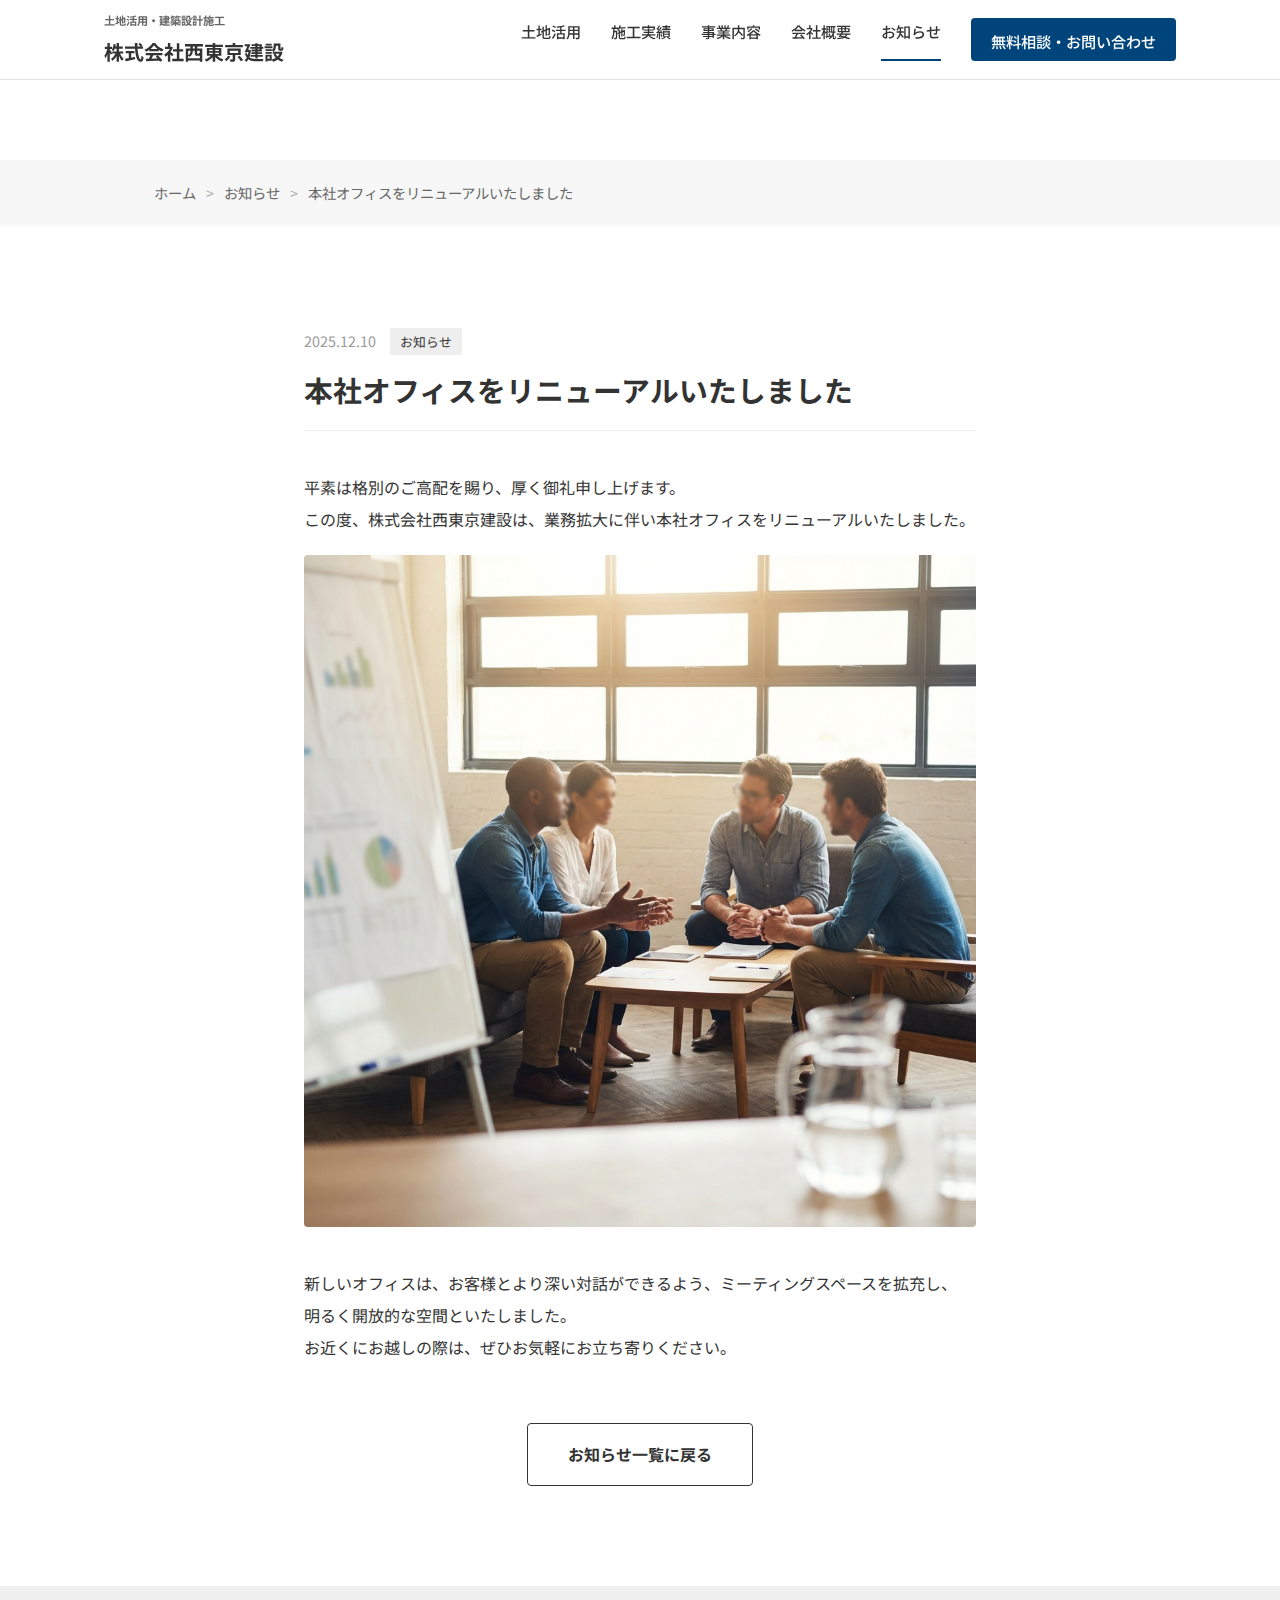
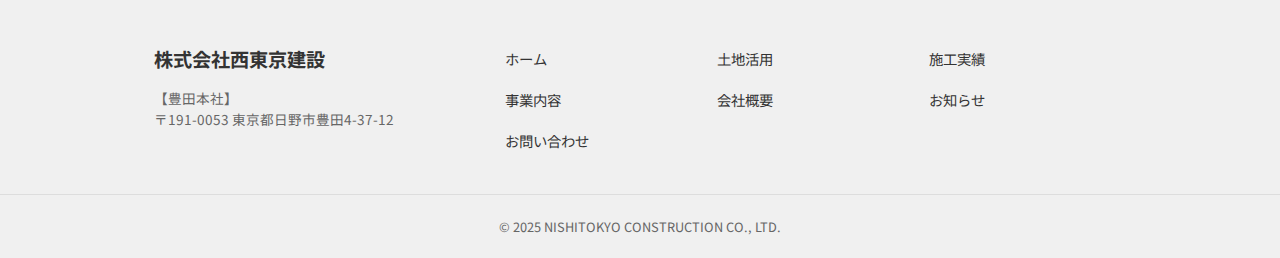
<file: news-001.html>
<!DOCTYPE html>
<html lang="ja">

<head>
    <meta charset="UTF-8">
    <meta name="viewport" content="width=device-width, initial-scale=1.0">
    <title>お知らせ詳細 | 株式会社西東京建設</title>
    <!-- Fonts -->
    <link rel="preconnect" href="https://fonts.googleapis.com">
    <link rel="preconnect" href="https://fonts.gstatic.com" crossorigin>
    <link href="https://fonts.googleapis.com/css2?family=Noto+Sans+JP:wght@400;500;700&display=swap" rel="stylesheet">
    <!-- CSS -->
    <link rel="stylesheet" href="css/style.css">
</head>

<body>

    <!-- Header -->
    <header class="header">
        <div class="header-inner">
            <h1 class="logo">
                <a href="index.html">
                    <span class="logo-sub">土地活用・建築設計施工</span>
                    <span class="logo-main">株式会社西東京建設</span>
                </a>
            </h1>
            <div class="menu-toggle">
                <span></span>
                <span></span>
                <span></span>
            </div>
            <nav class="nav-pc">
                <a href="land-value-design.html">土地活用</a>
                <a href="works.html">施工実績</a>
                <a href="service.html">事業内容</a>
                <a href="company.html">会社概要</a>
                <a href="news.html" class="current">お知らせ</a>
                <a href="contact.html" class="btn-header-contact">無料相談・お問い合わせ</a>
            </nav>
        </div>
    </header>

    <!-- Breadcrumb -->
    <div class="breadcrumb" style="margin-top: 80px;">
        <div class="container">
            <ul>
                <li><a href="index.html">ホーム</a></li>
                <li><a href="news.html">お知らせ</a></li>
                <li>本社オフィスをリニューアルいたしました</li>
            </ul>
        </div>
    </div>

    <!-- Article -->
    <section class="section">
        <div class="container" style="max-width: 800px;">
            <div class="article-header"
                style="margin-bottom: 40px; border-bottom: 1px solid #eee; padding-bottom: 20px;">
                <span style="font-size: 0.9rem; color: #999;">2025.12.10</span>
                <span
                    style="background: #eee; padding: 4px 10px; font-size: 0.8rem; border-radius: 2px; margin-left: 10px;">お知らせ</span>
                <h1 style="font-size: 1.8rem; margin-top: 15px;">本社オフィスをリニューアルいたしました</h1>
            </div>
            <div class="article-content" style="line-height: 2; margin-bottom: 60px;">
                <p class="mb-20">
                    平素は格別のご高配を賜り、厚く御礼申し上げます。<br>
                    この度、株式会社西東京建設は、業務拡大に伴い本社オフィスをリニューアルいたしました。
                </p>
                <div class="mb-40">
                    <img src="images/scene-business.png" alt="新オフィス内観" style="width: 100%;">
                </div>
                <p>
                    新しいオフィスは、お客様とより深い対話ができるよう、ミーティングスペースを拡充し、
                    明るく開放的な空間といたしました。<br>
                    お近くにお越しの際は、ぜひお気軽にお立ち寄りください。
                </p>
            </div>
            <div class="text-center">
                <a href="news.html" class="btn btn-outline">お知らせ一覧に戻る</a>
            </div>
        </div>
    </section>

    <!-- Footer -->
    <footer class="footer">
        <div class="container footer-inner">
            <div class="footer-info">
                <h2 style="font-size: 1.2rem; font-weight: 700; margin-bottom: 15px;">株式会社西東京建設</h2>
                <p style="color: #666; font-size: 0.85rem; line-height: 1.6;">
                    【豊田本社】<br>
                    〒191-0053 東京都日野市豊田4-37-12
                </p>
            </div>
            <nav class="footer-nav">
                <ul>
                    <li><a href="index.html">ホーム</a></li>
                    <li><a href="land-value-design.html">土地活用</a></li>
                    <li><a href="works.html">施工実績</a></li>
                    <li><a href="service.html">事業内容</a></li>
                    <li><a href="company.html">会社概要</a></li>
                    <li><a href="news.html">お知らせ</a></li>
                    <li><a href="contact.html">お問い合わせ</a></li>
                </ul>
            </nav>
        </div>
        <p class="copyright">&copy; 2025 NISHITOKYO CONSTRUCTION CO., LTD.</p>
    </footer>

    <script src="js/main.js"></script>
</body>

</html>
</file>
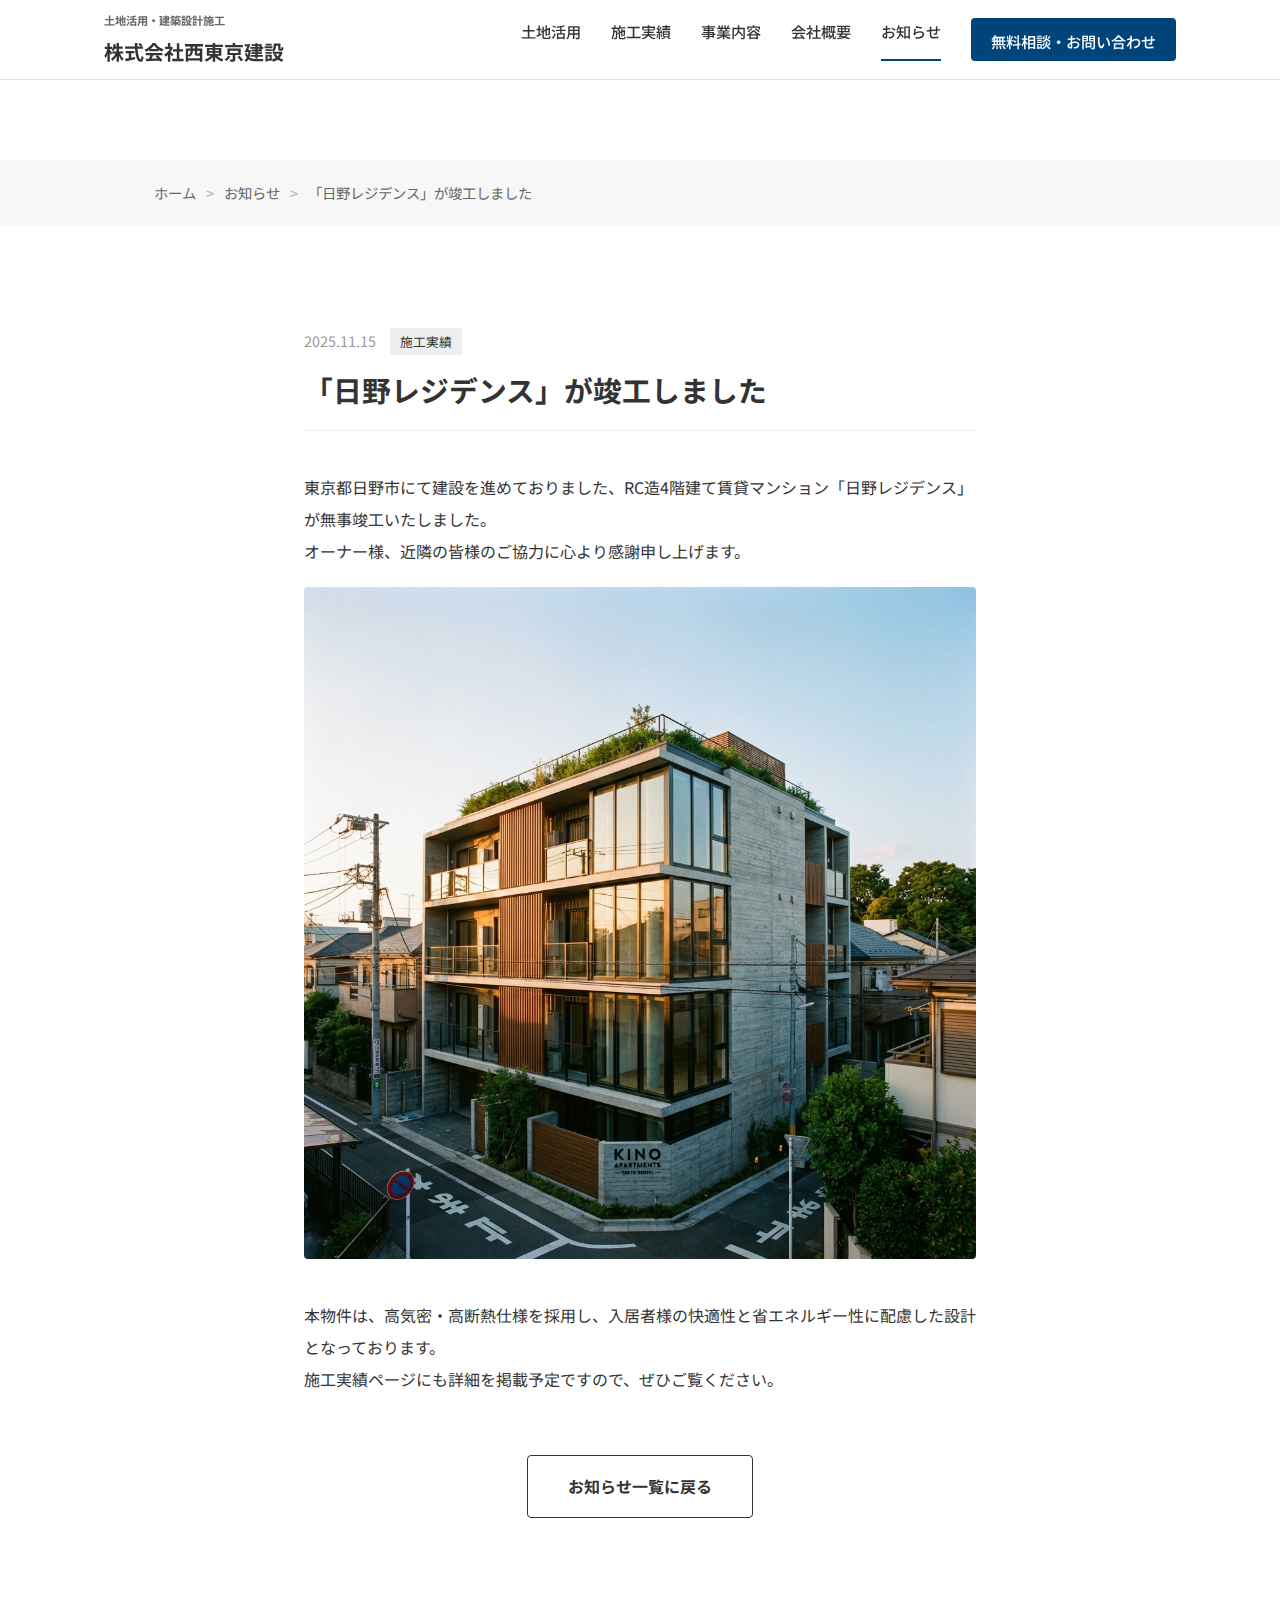
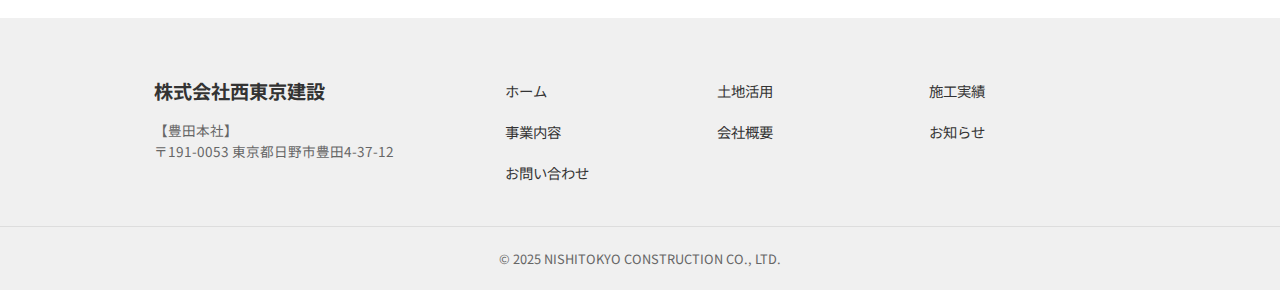
<file: news-002.html>
<!DOCTYPE html>
<html lang="ja">

<head>
    <meta charset="UTF-8">
    <meta name="viewport" content="width=device-width, initial-scale=1.0">
    <title>お知らせ詳細 | 株式会社西東京建設</title>
    <!-- Fonts -->
    <link rel="preconnect" href="https://fonts.googleapis.com">
    <link rel="preconnect" href="https://fonts.gstatic.com" crossorigin>
    <link href="https://fonts.googleapis.com/css2?family=Noto+Sans+JP:wght@400;500;700&display=swap" rel="stylesheet">
    <!-- CSS -->
    <link rel="stylesheet" href="css/style.css">
</head>

<body>

    <!-- Header -->
    <header class="header">
        <div class="header-inner">
            <h1 class="logo">
                <a href="index.html">
                    <span class="logo-sub">土地活用・建築設計施工</span>
                    <span class="logo-main">株式会社西東京建設</span>
                </a>
            </h1>
            <div class="menu-toggle">
                <span></span>
                <span></span>
                <span></span>
            </div>
            <nav class="nav-pc">
                <a href="land-value-design.html">土地活用</a>
                <a href="works.html">施工実績</a>
                <a href="service.html">事業内容</a>
                <a href="company.html">会社概要</a>
                <a href="news.html" class="current">お知らせ</a>
                <a href="contact.html" class="btn-header-contact">無料相談・お問い合わせ</a>
            </nav>
        </div>
    </header>

    <!-- Breadcrumb -->
    <div class="breadcrumb" style="margin-top: 80px;">
        <div class="container">
            <ul>
                <li><a href="index.html">ホーム</a></li>
                <li><a href="news.html">お知らせ</a></li>
                <li>「日野レジデンス」が竣工しました</li>
            </ul>
        </div>
    </div>

    <!-- Article -->
    <section class="section">
        <div class="container" style="max-width: 800px;">
            <div class="article-header"
                style="margin-bottom: 40px; border-bottom: 1px solid #eee; padding-bottom: 20px;">
                <span style="font-size: 0.9rem; color: #999;">2025.11.15</span>
                <span
                    style="background: #eee; padding: 4px 10px; font-size: 0.8rem; border-radius: 2px; margin-left: 10px;">施工実績</span>
                <h1 style="font-size: 1.8rem; margin-top: 15px;">「日野レジデンス」が竣工しました</h1>
            </div>
            <div class="article-content" style="line-height: 2; margin-bottom: 60px;">
                <p class="mb-20">
                    東京都日野市にて建設を進めておりました、RC造4階建て賃貸マンション「日野レジデンス」が無事竣工いたしました。<br>
                    オーナー様、近隣の皆様のご協力に心より感謝申し上げます。
                </p>
                <div class="mb-40">
                    <img src="images/works-apartment.png" alt="日野レジデンス外観" style="width: 100%;">
                </div>
                <p>
                    本物件は、高気密・高断熱仕様を採用し、入居者様の快適性と省エネルギー性に配慮した設計となっております。<br>
                    施工実績ページにも詳細を掲載予定ですので、ぜひご覧ください。
                </p>
            </div>
            <div class="text-center">
                <a href="news.html" class="btn btn-outline">お知らせ一覧に戻る</a>
            </div>
        </div>
    </section>

    <!-- Footer -->
    <footer class="footer">
        <div class="container footer-inner">
            <div class="footer-info">
                <h2 style="font-size: 1.2rem; font-weight: 700; margin-bottom: 15px;">株式会社西東京建設</h2>
                <p style="color: #666; font-size: 0.85rem; line-height: 1.6;">
                    【豊田本社】<br>
                    〒191-0053 東京都日野市豊田4-37-12
                </p>
            </div>
            <nav class="footer-nav">
                <ul>
                    <li><a href="index.html">ホーム</a></li>
                    <li><a href="land-value-design.html">土地活用</a></li>
                    <li><a href="works.html">施工実績</a></li>
                    <li><a href="service.html">事業内容</a></li>
                    <li><a href="company.html">会社概要</a></li>
                    <li><a href="news.html">お知らせ</a></li>
                    <li><a href="contact.html">お問い合わせ</a></li>
                </ul>
            </nav>
        </div>
        <p class="copyright">&copy; 2025 NISHITOKYO CONSTRUCTION CO., LTD.</p>
    </footer>

    <script src="js/main.js"></script>
</body>

</html>
</file>
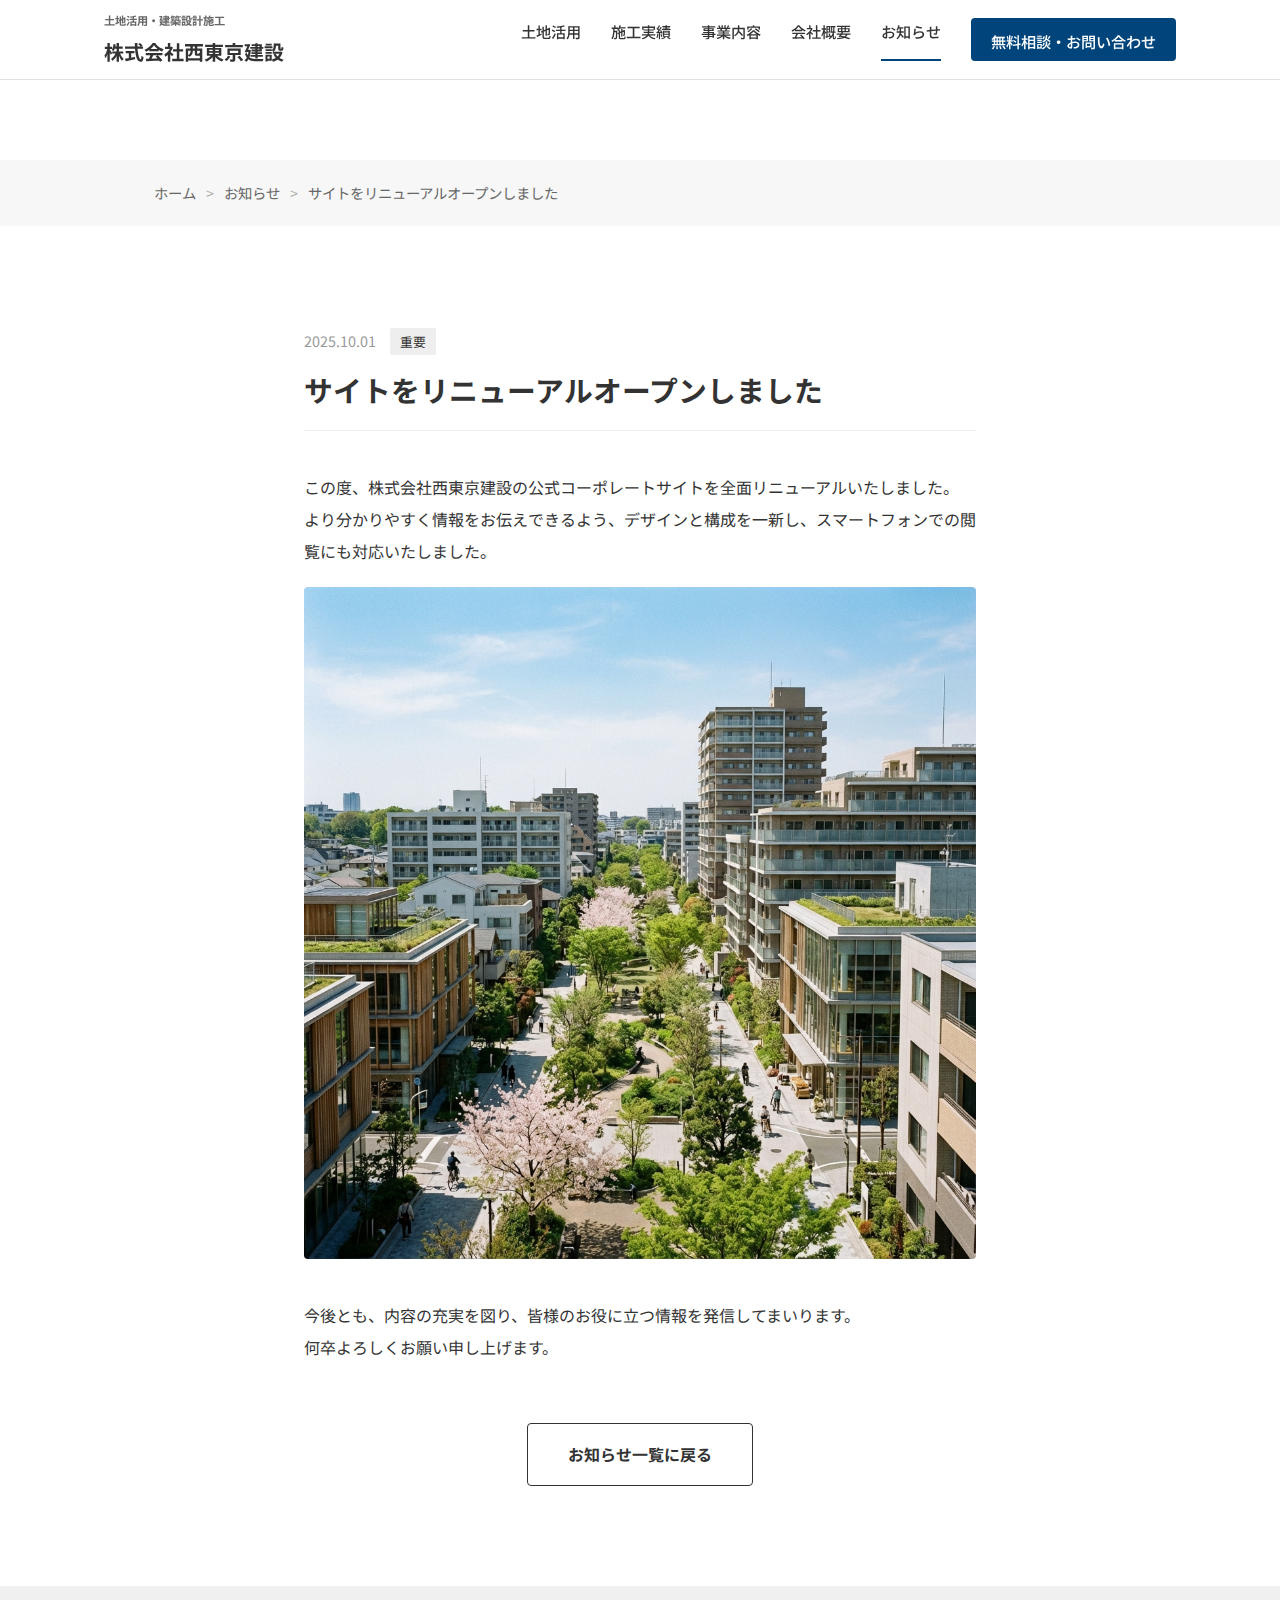
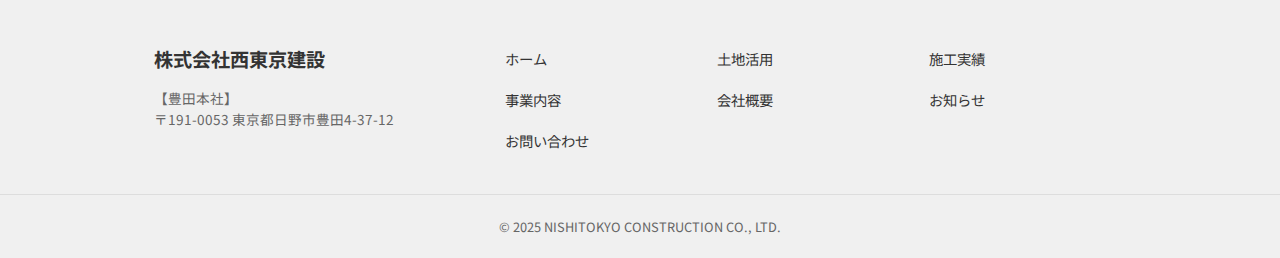
<file: news-003.html>
<!DOCTYPE html>
<html lang="ja">

<head>
    <meta charset="UTF-8">
    <meta name="viewport" content="width=device-width, initial-scale=1.0">
    <title>お知らせ詳細 | 株式会社西東京建設</title>
    <!-- Fonts -->
    <link rel="preconnect" href="https://fonts.googleapis.com">
    <link rel="preconnect" href="https://fonts.gstatic.com" crossorigin>
    <link href="https://fonts.googleapis.com/css2?family=Noto+Sans+JP:wght@400;500;700&display=swap" rel="stylesheet">
    <!-- CSS -->
    <link rel="stylesheet" href="css/style.css">
</head>

<body>

    <!-- Header -->
    <header class="header">
        <div class="header-inner">
            <h1 class="logo">
                <a href="index.html">
                    <span class="logo-sub">土地活用・建築設計施工</span>
                    <span class="logo-main">株式会社西東京建設</span>
                </a>
            </h1>
            <div class="menu-toggle">
                <span></span>
                <span></span>
                <span></span>
            </div>
            <nav class="nav-pc">
                <a href="land-value-design.html">土地活用</a>
                <a href="works.html">施工実績</a>
                <a href="service.html">事業内容</a>
                <a href="company.html">会社概要</a>
                <a href="news.html" class="current">お知らせ</a>
                <a href="contact.html" class="btn-header-contact">無料相談・お問い合わせ</a>
            </nav>
        </div>
    </header>

    <!-- Breadcrumb -->
    <div class="breadcrumb" style="margin-top: 80px;">
        <div class="container">
            <ul>
                <li><a href="index.html">ホーム</a></li>
                <li><a href="news.html">お知らせ</a></li>
                <li>サイトをリニューアルオープンしました</li>
            </ul>
        </div>
    </div>

    <!-- Article -->
    <section class="section">
        <div class="container" style="max-width: 800px;">
            <div class="article-header"
                style="margin-bottom: 40px; border-bottom: 1px solid #eee; padding-bottom: 20px;">
                <span style="font-size: 0.9rem; color: #999;">2025.10.01</span>
                <span
                    style="background: #eee; padding: 4px 10px; font-size: 0.8rem; border-radius: 2px; margin-left: 10px;">重要</span>
                <h1 style="font-size: 1.8rem; margin-top: 15px;">サイトをリニューアルオープンしました</h1>
            </div>
            <div class="article-content" style="line-height: 2; margin-bottom: 60px;">
                <p class="mb-20">
                    この度、株式会社西東京建設の公式コーポレートサイトを全面リニューアルいたしました。<br>
                    より分かりやすく情報をお伝えできるよう、デザインと構成を一新し、スマートフォンでの閲覧にも対応いたしました。
                </p>
                <div class="mb-40">
                    <img src="images/hero-cityscape.png" alt="サイトイメージ" style="width: 100%;">
                </div>
                <p>
                    今後とも、内容の充実を図り、皆様のお役に立つ情報を発信してまいります。<br>
                    何卒よろしくお願い申し上げます。
                </p>
            </div>
            <div class="text-center">
                <a href="news.html" class="btn btn-outline">お知らせ一覧に戻る</a>
            </div>
        </div>
    </section>

    <!-- Footer -->
    <footer class="footer">
        <div class="container footer-inner">
            <div class="footer-info">
                <h2 style="font-size: 1.2rem; font-weight: 700; margin-bottom: 15px;">株式会社西東京建設</h2>
                <p style="color: #666; font-size: 0.85rem; line-height: 1.6;">
                    【豊田本社】<br>
                    〒191-0053 東京都日野市豊田4-37-12
                </p>
            </div>
            <nav class="footer-nav">
                <ul>
                    <li><a href="index.html">ホーム</a></li>
                    <li><a href="land-value-design.html">土地活用</a></li>
                    <li><a href="works.html">施工実績</a></li>
                    <li><a href="service.html">事業内容</a></li>
                    <li><a href="company.html">会社概要</a></li>
                    <li><a href="news.html">お知らせ</a></li>
                    <li><a href="contact.html">お問い合わせ</a></li>
                </ul>
            </nav>
        </div>
        <p class="copyright">&copy; 2025 NISHITOKYO CONSTRUCTION CO., LTD.</p>
    </footer>

    <script src="js/main.js"></script>
</body>

</html>
</file>
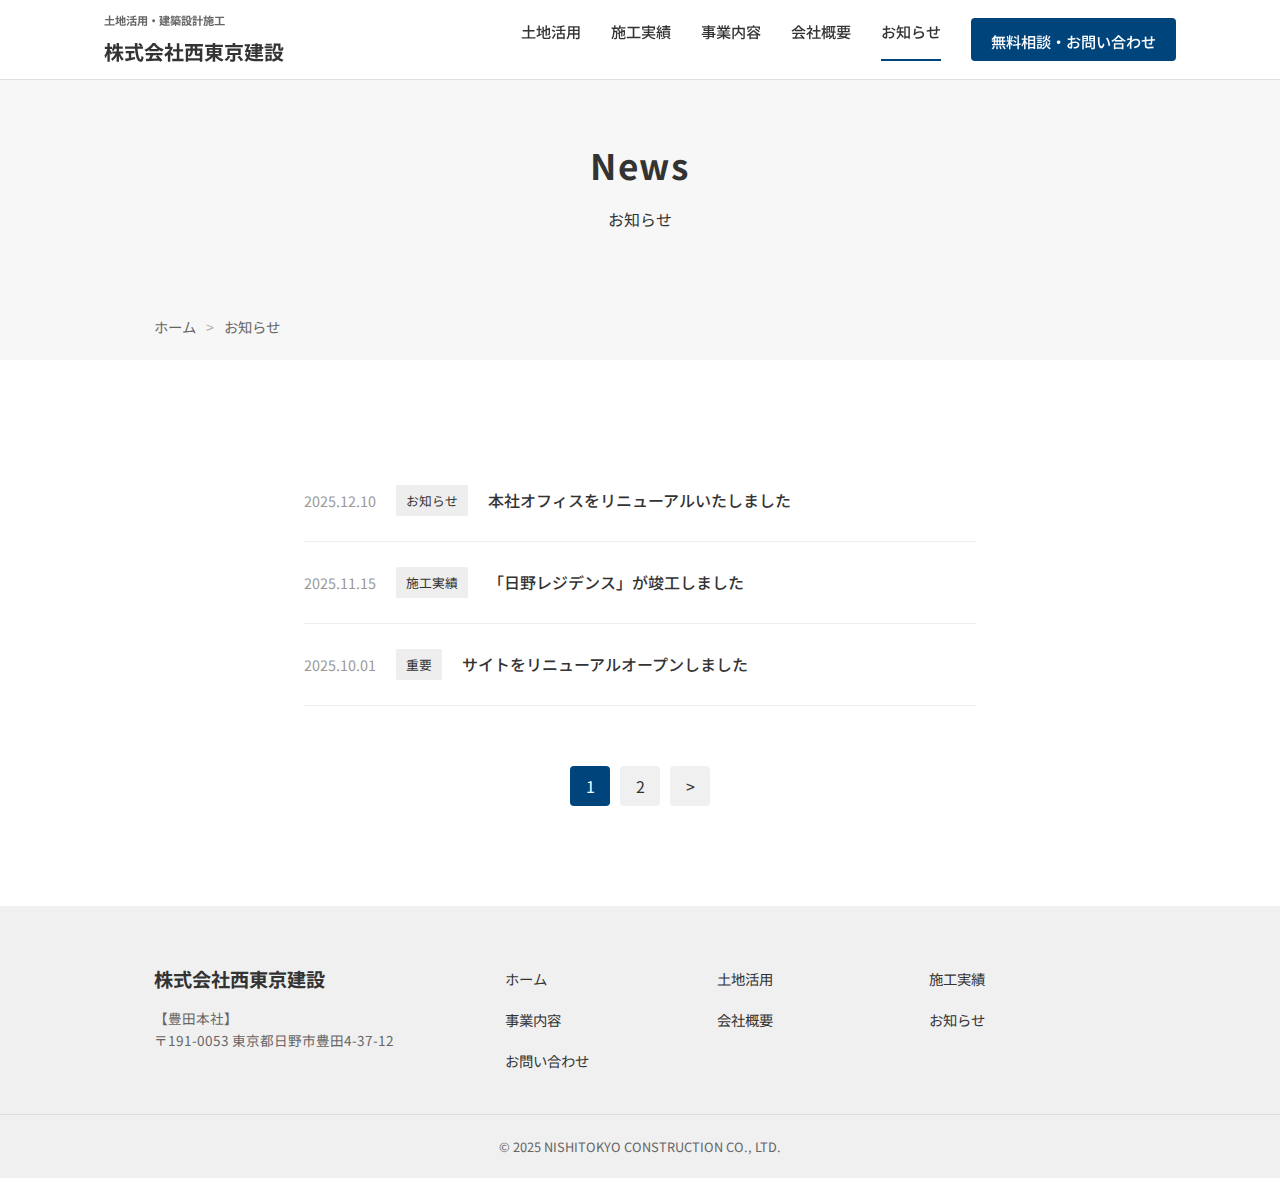
<file: news.html>
<!DOCTYPE html>
<html lang="ja">

<head>
    <meta charset="UTF-8">
    <meta name="viewport" content="width=device-width, initial-scale=1.0">
    <title>お知らせ | 株式会社西東京建設</title>
    <meta name="description" content="株式会社西東京建設からのお知らせ一覧。施工実績の更新や企業情報などをお届けします。">
    <!-- Fonts -->
    <link rel="preconnect" href="https://fonts.googleapis.com">
    <link rel="preconnect" href="https://fonts.gstatic.com" crossorigin>
    <link href="https://fonts.googleapis.com/css2?family=Noto+Sans+JP:wght@400;500;700&display=swap" rel="stylesheet">
    <!-- CSS -->
    <link rel="stylesheet" href="css/style.css">
</head>

<body>

    <!-- Header -->
    <header class="header">
        <div class="header-inner">
            <h1 class="logo">
                <a href="index.html">
                    <span class="logo-sub">土地活用・建築設計施工</span>
                    <span class="logo-main">株式会社西東京建設</span>
                </a>
            </h1>
            <div class="menu-toggle">
                <span></span>
                <span></span>
                <span></span>
            </div>
            <nav class="nav-pc">
                <a href="land-value-design.html">土地活用</a>
                <a href="works.html">施工実績</a>
                <a href="service.html">事業内容</a>
                <a href="company.html">会社概要</a>
                <a href="news.html" class="current">お知らせ</a>
                <a href="contact.html" class="btn-header-contact">無料相談・お問い合わせ</a>
            </nav>
        </div>
    </header>

    <!-- Page Title -->
    <div class="section-gray" style="padding: 60px 0;">
        <div class="container text-center">
            <h2 class="page-title">News</h2>
            <p>お知らせ</p>
        </div>
    </div>

    <!-- Breadcrumb -->
    <div class="breadcrumb">
        <div class="container">
            <ul>
                <li><a href="index.html">ホーム</a></li>
                <li>お知らせ</li>
            </ul>
        </div>
    </div>

    <!-- News List -->
    <section class="section">
        <div class="container" style="max-width: 800px;">
            <ul class="news-list">
                <li style="border-bottom: 1px solid #eee; padding: 25px 0;">
                    <a href="news-001.html" style="display: flex; gap: 20px; align-items: center;">
                        <span style="font-size: 0.9rem; color: #999;">2025.12.10</span>
                        <span
                            style="background: #eee; padding: 4px 10px; font-size: 0.8rem; border-radius: 2px;">お知らせ</span>
                        <span style="flex: 1; font-weight: 500;">本社オフィスをリニューアルいたしました</span>
                    </a>
                </li>
                <li style="border-bottom: 1px solid #eee; padding: 25px 0;">
                    <a href="news-002.html" style="display: flex; gap: 20px; align-items: center;">
                        <span style="font-size: 0.9rem; color: #999;">2025.11.15</span>
                        <span
                            style="background: #eee; padding: 4px 10px; font-size: 0.8rem; border-radius: 2px;">施工実績</span>
                        <span style="flex: 1; font-weight: 500;">「日野レジデンス」が竣工しました</span>
                    </a>
                </li>
                <li style="border-bottom: 1px solid #eee; padding: 25px 0;">
                    <a href="news-003.html" style="display: flex; gap: 20px; align-items: center;">
                        <span style="font-size: 0.9rem; color: #999;">2025.10.01</span>
                        <span
                            style="background: #eee; padding: 4px 10px; font-size: 0.8rem; border-radius: 2px;">重要</span>
                        <span style="flex: 1; font-weight: 500;">サイトをリニューアルオープンしました</span>
                    </a>
                </li>
            </ul>

            <!-- Pagination (Dummy) -->
            <div class="text-center" style="margin-top: 60px; display: flex; justify-content: center; gap: 10px;">
                <span
                    style="background: var(--c-primary); color: #fff; width: 40px; height: 40px; display: flex; align-items: center; justify-content: center; border-radius: 4px;">1</span>
                <a href="#"
                    style="background: #f0f0f0; color: var(--c-text-main); width: 40px; height: 40px; display: flex; align-items: center; justify-content: center; border-radius: 4px;">2</a>
                <a href="#"
                    style="background: #f0f0f0; color: var(--c-text-main); width: 40px; height: 40px; display: flex; align-items: center; justify-content: center; border-radius: 4px;">></a>
            </div>
        </div>
    </section>

    <!-- Footer -->
    <footer class="footer">
        <div class="container footer-inner">
            <div class="footer-info">
                <h2 style="font-size: 1.2rem; font-weight: 700; margin-bottom: 15px;">株式会社西東京建設</h2>
                <p style="color: #666; font-size: 0.85rem; line-height: 1.6;">
                    【豊田本社】<br>
                    〒191-0053 東京都日野市豊田4-37-12
                </p>
            </div>
            <nav class="footer-nav">
                <ul>
                    <li><a href="index.html">ホーム</a></li>
                    <li><a href="land-value-design.html">土地活用</a></li>
                    <li><a href="works.html">施工実績</a></li>
                    <li><a href="service.html">事業内容</a></li>
                    <li><a href="company.html">会社概要</a></li>
                    <li><a href="news.html">お知らせ</a></li>
                    <li><a href="contact.html">お問い合わせ</a></li>
                </ul>
            </nav>
        </div>
        <p class="copyright">&copy; 2025 NISHITOKYO CONSTRUCTION CO., LTD.</p>
    </footer>

    <script src="js/main.js"></script>
</body>

</html>
</file>
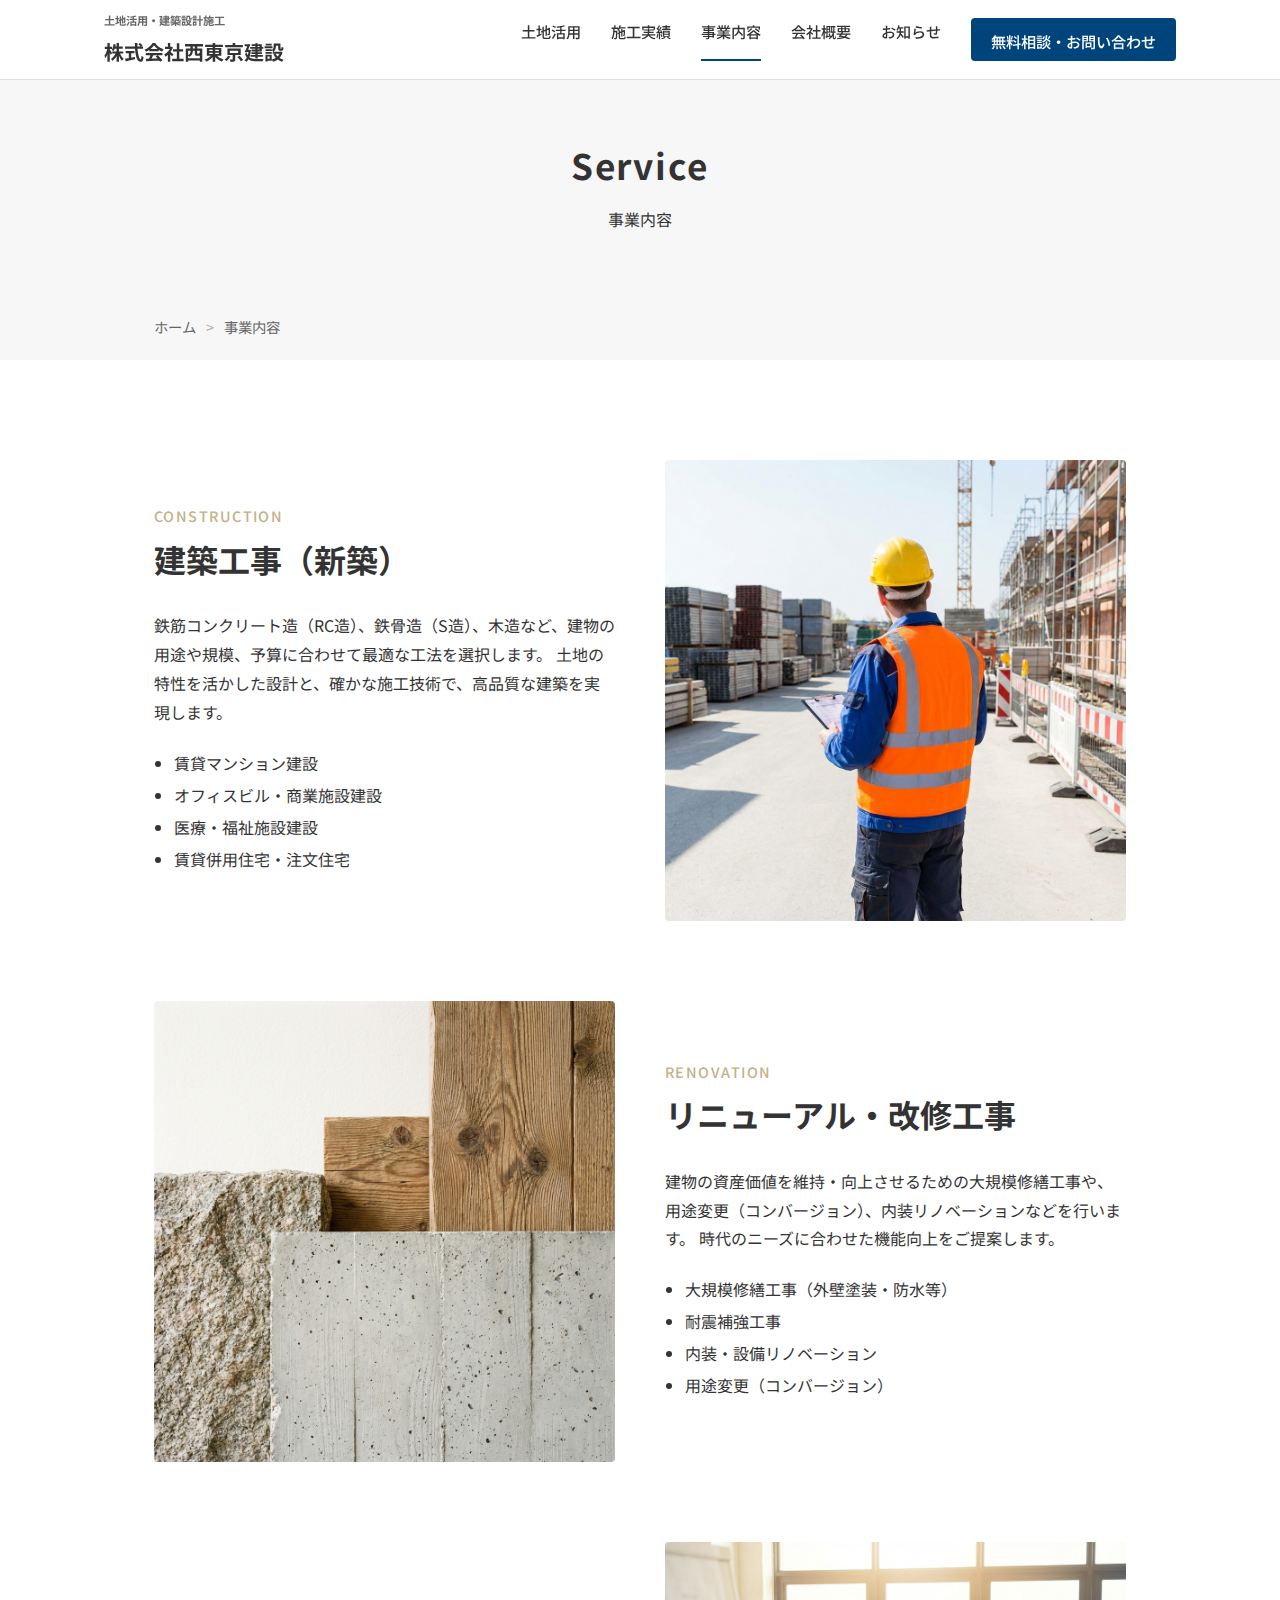
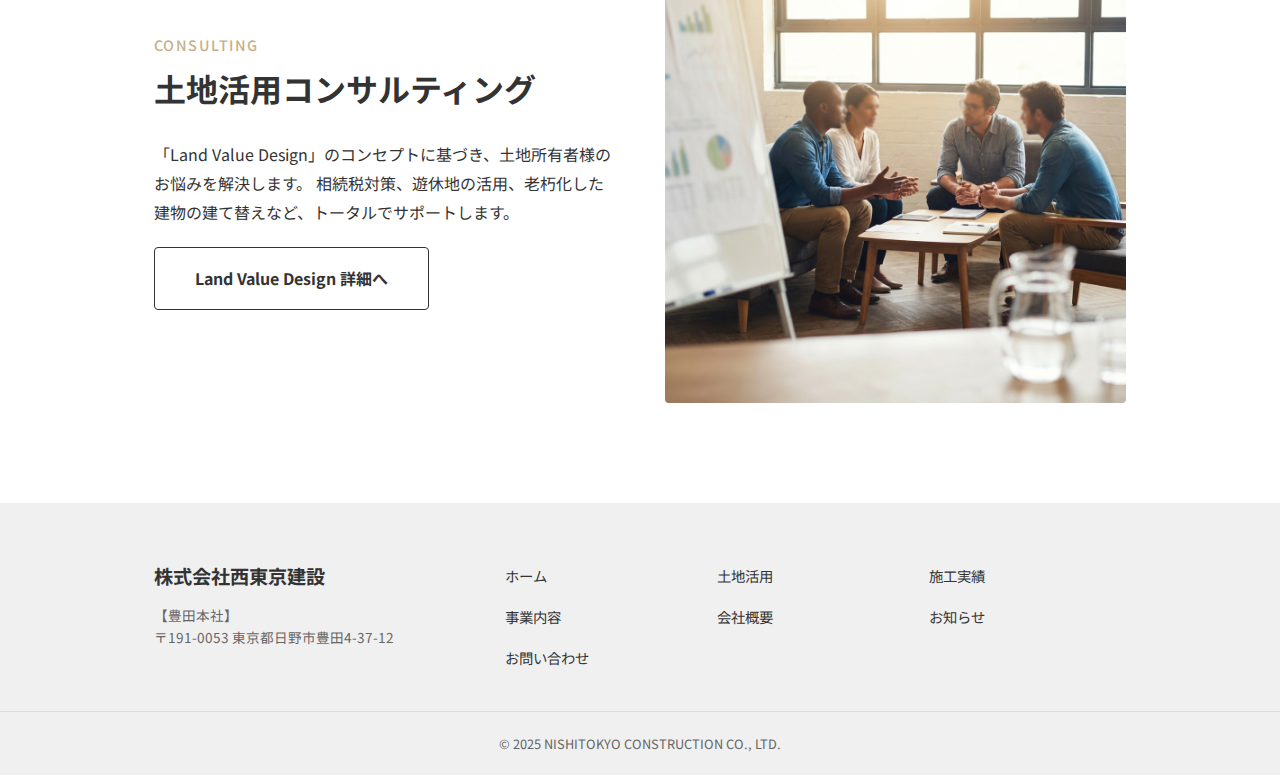
<file: service.html>
<!DOCTYPE html>
<html lang="ja">

<head>
    <meta charset="UTF-8">
    <meta name="viewport" content="width=device-width, initial-scale=1.0">
    <title>事業内容 | 株式会社西東京建設</title>
    <meta name="description" content="株式会社西東京建設の事業内容。新築工事、リニューアル工事、土地活用コンサルティングなど。">
    <!-- Fonts -->
    <link rel="preconnect" href="https://fonts.googleapis.com">
    <link rel="preconnect" href="https://fonts.gstatic.com" crossorigin>
    <link href="https://fonts.googleapis.com/css2?family=Noto+Sans+JP:wght@400;500;700&display=swap" rel="stylesheet">
    <!-- CSS -->
    <link rel="stylesheet" href="css/style.css">
</head>

<body>

    <!-- Header -->
    <header class="header">
        <div class="header-inner">
            <h1 class="logo">
                <a href="index.html">
                    <span class="logo-sub">土地活用・建築設計施工</span>
                    <span class="logo-main">株式会社西東京建設</span>
                </a>
            </h1>
            <div class="menu-toggle">
                <span></span>
                <span></span>
                <span></span>
            </div>
            <nav class="nav-pc">
                <a href="land-value-design.html">土地活用</a>
                <a href="works.html">施工実績</a>
                <a href="service.html" class="current">事業内容</a>
                <a href="company.html">会社概要</a>
                <a href="news.html">お知らせ</a>
                <a href="contact.html" class="btn-header-contact">無料相談・お問い合わせ</a>
            </nav>
        </div>
    </header>

    <!-- Page Title -->
    <div class="section-gray" style="padding: 60px 0;">
        <div class="container text-center">
            <h2 class="page-title">Service</h2>
            <p>事業内容</p>
        </div>
    </div>

    <!-- Breadcrumb -->
    <div class="breadcrumb">
        <div class="container">
            <ul>
                <li><a href="index.html">ホーム</a></li>
                <li>事業内容</li>
            </ul>
        </div>
    </div>

    <!-- Service 1: Construction -->
    <section class="section">
        <div class="container">
            <div style="display: flex; flex-wrap: wrap; gap: 50px; align-items: center; margin-bottom: 80px;">
                <div style="flex: 1; min-width: 300px;">
                    <h2 class="section-title text-center" style="text-align: left; margin-bottom: 30px;">
                        <span>CONSTRUCTION</span>
                        建築工事（新築）
                    </h2>
                    <p class="mb-20">
                        鉄筋コンクリート造（RC造）、鉄骨造（S造）、木造など、建物の用途や規模、予算に合わせて最適な工法を選択します。
                        土地の特性を活かした設計と、確かな施工技術で、高品質な建築を実現します。
                    </p>
                    <ul style="list-style: disc; padding-left: 20px; line-height: 2;">
                        <li>賃貸マンション建設</li>
                        <li>オフィスビル・商業施設建設</li>
                        <li>医療・福祉施設建設</li>
                        <li>賃貸併用住宅・注文住宅</li>
                    </ul>
                </div>
                <div style="flex: 1; min-width: 300px;">
                    <img src="images/scene-construction.png" alt="建築工事風景" style="width: 100%;">
                </div>
            </div>

            <!-- Service 2: Renovation -->
            <div
                style="display: flex; flex-wrap: wrap; flex-direction: row-reverse; gap: 50px; align-items: center; margin-bottom: 80px;">
                <div style="flex: 1; min-width: 300px;">
                    <h2 class="section-title text-center" style="text-align: left; margin-bottom: 30px;">
                        <span>RENOVATION</span>
                        リニューアル・改修工事
                    </h2>
                    <p class="mb-20">
                        建物の資産価値を維持・向上させるための大規模修繕工事や、用途変更（コンバージョン）、内装リノベーションなどを行います。
                        時代のニーズに合わせた機能向上をご提案します。
                    </p>
                    <ul style="list-style: disc; padding-left: 20px; line-height: 2;">
                        <li>大規模修繕工事（外壁塗装・防水等）</li>
                        <li>耐震補強工事</li>
                        <li>内装・設備リノベーション</li>
                        <li>用途変更（コンバージョン）</li>
                    </ul>
                </div>
                <div style="flex: 1; min-width: 300px;">
                    <img src="images/misc-abstract.png" alt="リノベーション" style="width: 100%;">
                </div>
            </div>

            <!-- Service 3: Consulting -->
            <div style="display: flex; flex-wrap: wrap; gap: 50px; align-items: center;">
                <div style="flex: 1; min-width: 300px;">
                    <h2 class="section-title text-center" style="text-align: left; margin-bottom: 30px;">
                        <span>CONSULTING</span>
                        土地活用コンサルティング
                    </h2>
                    <p class="mb-20">
                        「Land Value Design」のコンセプトに基づき、土地所有者様のお悩みを解決します。
                        相続税対策、遊休地の活用、老朽化した建物の建て替えなど、トータルでサポートします。
                    </p>
                    <div style="margin-top: 20px;">
                        <a href="land-value-design.html" class="btn btn-outline">Land Value Design 詳細へ</a>
                    </div>
                </div>
                <div style="flex: 1; min-width: 300px;">
                    <img src="images/scene-business.png" alt="コンサルティング" style="width: 100%;">
                </div>
            </div>
        </div>
    </section>

    <!-- Footer -->
    <footer class="footer">
        <div class="container footer-inner">
            <div class="footer-info">
                <h2 style="font-size: 1.2rem; font-weight: 700; margin-bottom: 15px;">株式会社西東京建設</h2>
                <p style="color: #666; font-size: 0.85rem; line-height: 1.6;">
                    【豊田本社】<br>
                    〒191-0053 東京都日野市豊田4-37-12
                </p>
            </div>
            <nav class="footer-nav">
                <ul>
                    <li><a href="index.html">ホーム</a></li>
                    <li><a href="land-value-design.html">土地活用</a></li>
                    <li><a href="works.html">施工実績</a></li>
                    <li><a href="service.html">事業内容</a></li>
                    <li><a href="company.html">会社概要</a></li>
                    <li><a href="news.html">お知らせ</a></li>
                    <li><a href="contact.html">お問い合わせ</a></li>
                </ul>
            </nav>
        </div>
        <p class="copyright">&copy; 2025 NISHITOKYO CONSTRUCTION CO., LTD.</p>
    </footer>

    <script src="js/main.js"></script>
</body>

</html>
</file>
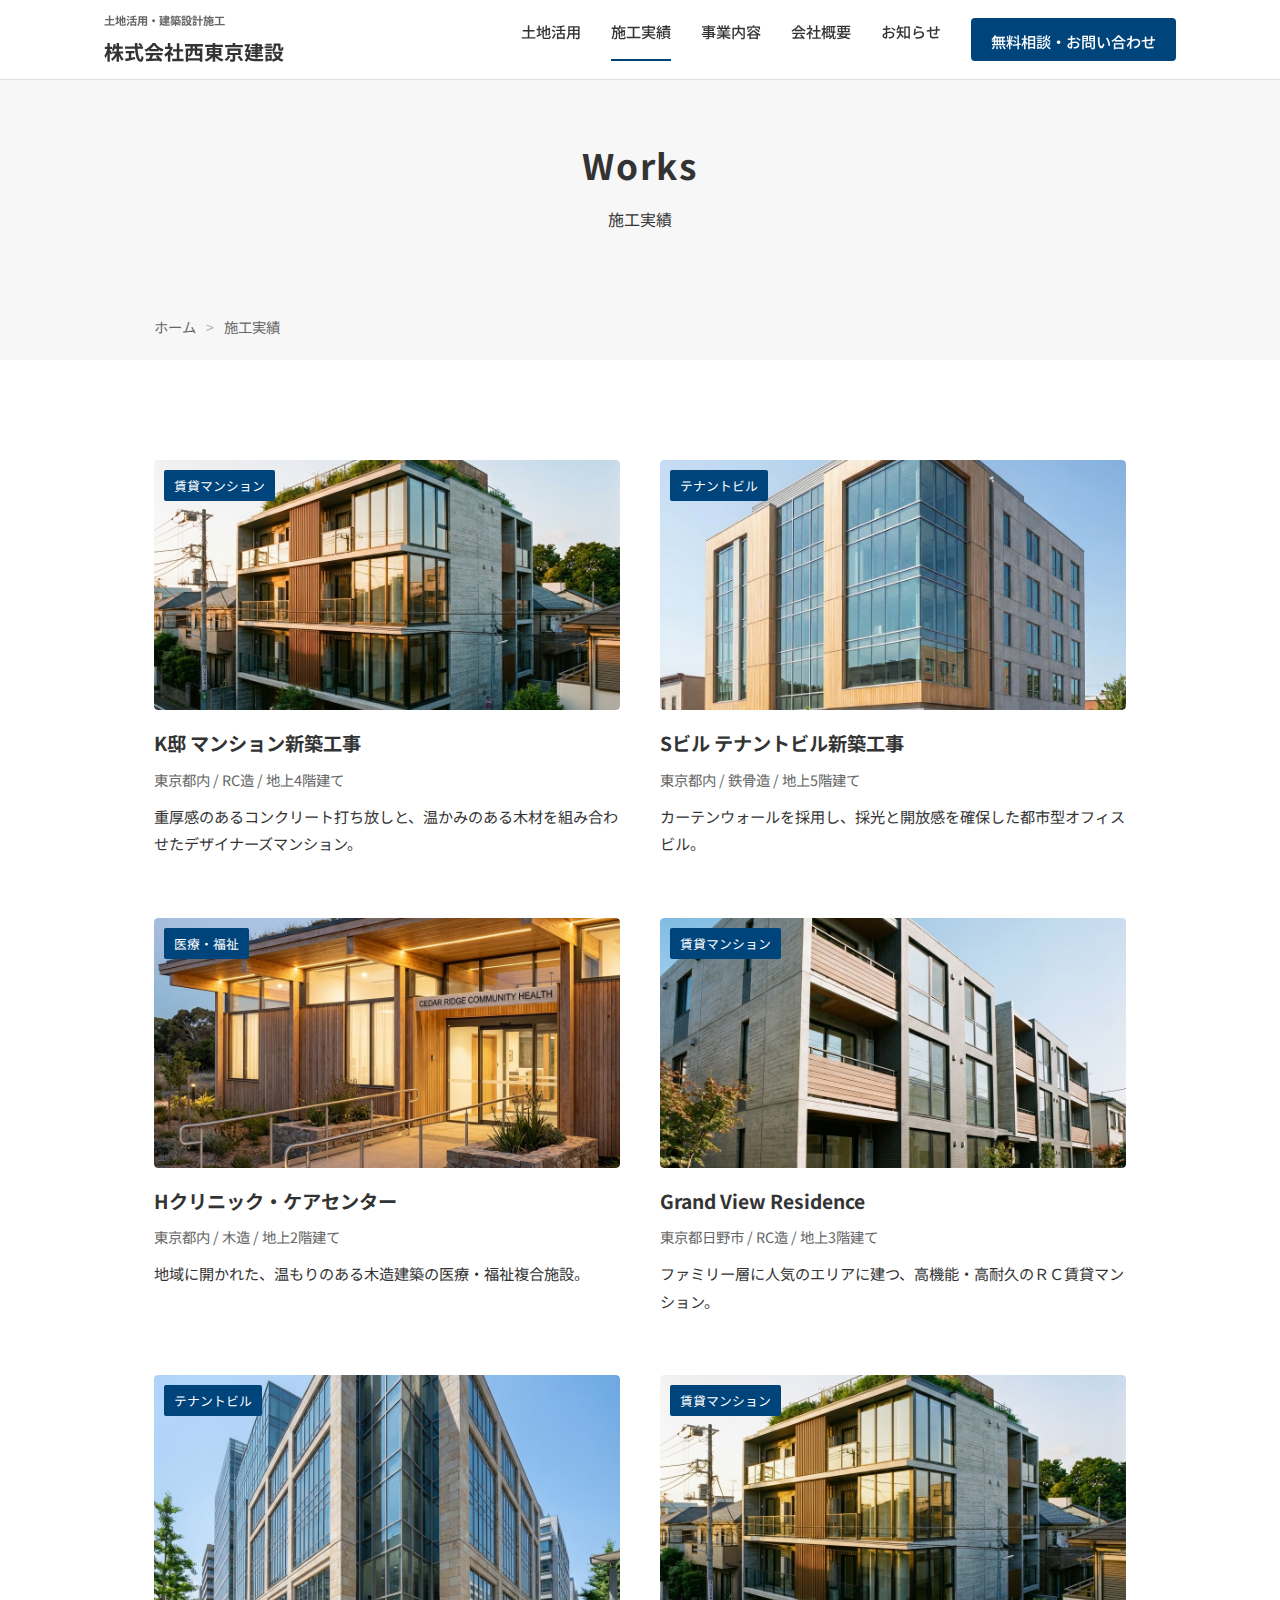
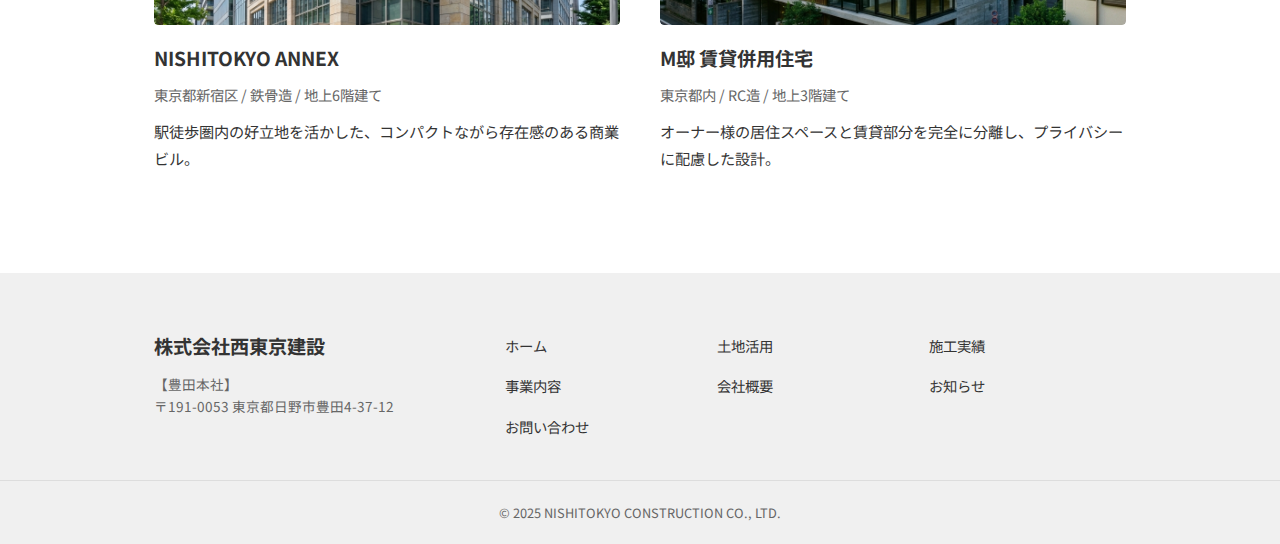
<file: works.html>
<!DOCTYPE html>
<html lang="ja">

<head>
    <meta charset="UTF-8">
    <meta name="viewport" content="width=device-width, initial-scale=1.0">
    <title>施工実績 | 株式会社西東京建設</title>
    <meta name="description" content="株式会社西東京建設の施工実績一覧。賃貸マンション、テナントビル、医療施設など、多様な建築実績をご紹介します。">
    <!-- Fonts -->
    <link rel="preconnect" href="https://fonts.googleapis.com">
    <link rel="preconnect" href="https://fonts.gstatic.com" crossorigin>
    <link href="https://fonts.googleapis.com/css2?family=Noto+Sans+JP:wght@400;500;700&display=swap" rel="stylesheet">
    <!-- CSS -->
    <link rel="stylesheet" href="css/style.css">
</head>

<body>

    <!-- Header -->
    <header class="header">
        <div class="header-inner">
            <h1 class="logo">
                <a href="index.html">
                    <span class="logo-sub">土地活用・建築設計施工</span>
                    <span class="logo-main">株式会社西東京建設</span>
                </a>
            </h1>
            <div class="menu-toggle">
                <span></span>
                <span></span>
                <span></span>
            </div>
            <nav class="nav-pc">
                <a href="land-value-design.html">土地活用</a>
                <a href="works.html" class="current">施工実績</a>
                <a href="service.html">事業内容</a>
                <a href="company.html">会社概要</a>
                <a href="news.html">お知らせ</a>
                <a href="contact.html" class="btn-header-contact">無料相談・お問い合わせ</a>
            </nav>
        </div>
    </header>

    <!-- Page Title -->
    <div class="section-gray" style="padding: 60px 0;">
        <div class="container text-center">
            <h2 class="page-title">Works</h2>
            <p>施工実績</p>
        </div>
    </div>

    <!-- Breadcrumb -->
    <div class="breadcrumb">
        <div class="container">
            <ul>
                <li><a href="index.html">ホーム</a></li>
                <li>施工実績</li>
            </ul>
        </div>
    </div>

    <!-- Works Grid -->
    <section class="section">
        <div class="container">
            <div
                style="display: grid; grid-template-columns: repeat(auto-fit, minmax(320px, 1fr)); gap: 40px; row-gap: 60px;">

                <!-- Item 1: Apartment -->
                <div class="work-card">
                    <div style="position: relative; overflow: hidden; border-radius: 4px; margin-bottom: 20px;">
                        <img src="images/works-apartment.png" alt="マンション実績"
                            style="width: 100%; height: 250px; object-fit: cover; transition: transform 0.3s;">
                        <span
                            style="position: absolute; top: 10px; left: 10px; background: var(--c-primary); color: #fff; font-size: 0.8rem; padding: 4px 10px; border-radius: 2px;">賃貸マンション</span>
                    </div>
                    <h3 style="font-size: 1.2rem; margin-bottom: 10px;">K邸 マンション新築工事</h3>
                    <p style="color: var(--c-text-gray); font-size: 0.9rem; margin-bottom: 10px;">東京都内 / RC造 / 地上4階建て
                    </p>
                    <p style="font-size: 0.95rem;">重厚感のあるコンクリート打ち放しと、温かみのある木材を組み合わせたデザイナーズマンション。</p>
                </div>

                <!-- Item 2: Tenant -->
                <div class="work-card">
                    <div style="position: relative; overflow: hidden; border-radius: 4px; margin-bottom: 20px;">
                        <img src="images/works-tenant.png" alt="ビル実績"
                            style="width: 100%; height: 250px; object-fit: cover; transition: transform 0.3s;">
                        <span
                            style="position: absolute; top: 10px; left: 10px; background: var(--c-primary); color: #fff; font-size: 0.8rem; padding: 4px 10px; border-radius: 2px;">テナントビル</span>
                    </div>
                    <h3 style="font-size: 1.2rem; margin-bottom: 10px;">Sビル テナントビル新築工事</h3>
                    <p style="color: var(--c-text-gray); font-size: 0.9rem; margin-bottom: 10px;">東京都内 / 鉄骨造 / 地上5階建て
                    </p>
                    <p style="font-size: 0.95rem;">カーテンウォールを採用し、採光と開放感を確保した都市型オフィスビル。</p>
                </div>

                <!-- Item 3: Facility -->
                <div class="work-card">
                    <div style="position: relative; overflow: hidden; border-radius: 4px; margin-bottom: 20px;">
                        <img src="images/works-facility.png" alt="施設実績"
                            style="width: 100%; height: 250px; object-fit: cover; transition: transform 0.3s;">
                        <span
                            style="position: absolute; top: 10px; left: 10px; background: var(--c-primary); color: #fff; font-size: 0.8rem; padding: 4px 10px; border-radius: 2px;">医療・福祉</span>
                    </div>
                    <h3 style="font-size: 1.2rem; margin-bottom: 10px;">Hクリニック・ケアセンター</h3>
                    <p style="color: var(--c-text-gray); font-size: 0.9rem; margin-bottom: 10px;">東京都内 / 木造 / 地上2階建て</p>
                    <p style="font-size: 0.95rem;">地域に開かれた、温もりのある木造建築の医療・福祉複合施設。</p>
                </div>

                <!-- Item 4: Apartment B (Reuse img) -->
                <div class="work-card">
                    <div style="position: relative; overflow: hidden; border-radius: 4px; margin-bottom: 20px;">
                        <img src="images/hero-apartment.png" alt="マンション実績"
                            style="width: 100%; height: 250px; object-fit: cover; transition: transform 0.3s;">
                        <span
                            style="position: absolute; top: 10px; left: 10px; background: var(--c-primary); color: #fff; font-size: 0.8rem; padding: 4px 10px; border-radius: 2px;">賃貸マンション</span>
                    </div>
                    <h3 style="font-size: 1.2rem; margin-bottom: 10px;">Grand View Residence</h3>
                    <p style="color: var(--c-text-gray); font-size: 0.9rem; margin-bottom: 10px;">東京都日野市 / RC造 / 地上3階建て
                    </p>
                    <p style="font-size: 0.95rem;">ファミリー層に人気のエリアに建つ、高機能・高耐久のＲＣ賃貸マンション。</p>
                </div>

                <!-- Item 5: Tenant B (Reuse img) -->
                <div class="work-card">
                    <div style="position: relative; overflow: hidden; border-radius: 4px; margin-bottom: 20px;">
                        <img src="images/hero-office.png" alt="ビル実績"
                            style="width: 100%; height: 250px; object-fit: cover; transition: transform 0.3s;">
                        <span
                            style="position: absolute; top: 10px; left: 10px; background: var(--c-primary); color: #fff; font-size: 0.8rem; padding: 4px 10px; border-radius: 2px;">テナントビル</span>
                    </div>
                    <h3 style="font-size: 1.2rem; margin-bottom: 10px;">NISHITOKYO ANNEX</h3>
                    <p style="color: var(--c-text-gray); font-size: 0.9rem; margin-bottom: 10px;">東京都新宿区 / 鉄骨造 / 地上6階建て
                    </p>
                    <p style="font-size: 0.95rem;">駅徒歩圏内の好立地を活かした、コンパクトながら存在感のある商業ビル。</p>
                </div>

                <!-- Item 6: Apartment C (Reuse img with filter or just repeat for dummy) -->
                <div class="work-card">
                    <div style="position: relative; overflow: hidden; border-radius: 4px; margin-bottom: 20px;">
                        <img src="images/works-apartment.png" alt="マンション実績"
                            style="width: 100%; height: 250px; object-fit: cover; transition: transform 0.3s; filter: hue-rotate(10deg);">
                        <span
                            style="position: absolute; top: 10px; left: 10px; background: var(--c-primary); color: #fff; font-size: 0.8rem; padding: 4px 10px; border-radius: 2px;">賃貸マンション</span>
                    </div>
                    <h3 style="font-size: 1.2rem; margin-bottom: 10px;">M邸 賃貸併用住宅</h3>
                    <p style="color: var(--c-text-gray); font-size: 0.9rem; margin-bottom: 10px;">東京都内 / RC造 / 地上3階建て
                    </p>
                    <p style="font-size: 0.95rem;">オーナー様の居住スペースと賃貸部分を完全に分離し、プライバシーに配慮した設計。</p>
                </div>

            </div>
        </div>
    </section>

    <!-- Footer -->
    <footer class="footer">
        <div class="container footer-inner">
            <div class="footer-info">
                <h2 style="font-size: 1.2rem; font-weight: 700; margin-bottom: 15px;">株式会社西東京建設</h2>
                <p style="color: #666; font-size: 0.85rem; line-height: 1.6;">
                    【豊田本社】<br>
                    〒191-0053 東京都日野市豊田4-37-12
                </p>
            </div>
            <nav class="footer-nav">
                <ul>
                    <li><a href="index.html">ホーム</a></li>
                    <li><a href="land-value-design.html">土地活用</a></li>
                    <li><a href="works.html">施工実績</a></li>
                    <li><a href="service.html">事業内容</a></li>
                    <li><a href="company.html">会社概要</a></li>
                    <li><a href="news.html">お知らせ</a></li>
                    <li><a href="contact.html">お問い合わせ</a></li>
                </ul>
            </nav>
        </div>
        <p class="copyright">&copy; 2025 NISHITOKYO CONSTRUCTION CO., LTD.</p>
    </footer>

    <script src="js/main.js"></script>
</body>

</html>
</file>
<file: css/style.css>
@charset "UTF-8";

/* ==========================================================================
   Reset & Variables
   ========================================================================== */
:root {
    /* Colors */
    --c-text-main: #333333;
    --c-text-gray: #666666;
    --c-primary: #00447C;
    /* Trustworthy Deep Blue */
    --c-accent: #C5B088;
    /* Elegant Gold/Beige */
    --c-bg-white: #ffffff;
    --c-bg-gray: #f7f7f7;
    --c-border: #e0e0e0;

    /* Typography */
    --font-base: "Noto Sans JP", sans-serif;
    --size-base: 16px;
    --line-height-base: 1.8;
}

*,
*::before,
*::after {
    box-sizing: border-box;
    margin: 0;
    padding: 0;
}

body {
    font-family: var(--font-base);
    font-size: var(--size-base);
    line-height: var(--line-height-base);
    color: var(--c-text-main);
    background-color: var(--c-bg-white);
    -webkit-font-smoothing: antialiased;
    text-size-adjust: 100%;
}

a {
    color: inherit;
    text-decoration: none;
    transition: opacity 0.3s ease;
}

a:hover {
    opacity: 0.75;
}

img {
    max-width: 100%;
    height: auto;
    vertical-align: bottom;
    border-radius: 4px;
    /* Slight roundness for friendliness */
}

ul {
    list-style: none;
}

/* ==========================================================================
   Layout Helpers
   ========================================================================== */
.container {
    max-width: 1100px;
    /* Not too wide for readability */
    margin: 0 auto;
    padding: 0 5%;
}

.section {
    padding: 100px 0;
    /* Ogami-like generous whitespace */
}

.section-gray {
    background-color: var(--c-bg-gray);
}

.text-center {
    text-align: center;
}

.mb-20 {
    margin-bottom: 20px;
}

.mb-40 {
    margin-bottom: 40px;
}

.mb-60 {
    margin-bottom: 60px;
}

/* ==========================================================================
   Typography
   ========================================================================== */
h1,
h2,
h3,
h4 {
    line-height: 1.4;
    font-weight: 700;
}

.page-title {
    font-size: 2.2rem;
    margin-bottom: 1rem;
    letter-spacing: 0.05em;
}

.section-title {
    font-size: 2rem;
    margin-bottom: 60px;
    text-align: center;
    position: relative;
}

.section-title span {
    display: block;
    font-size: 0.9rem;
    color: var(--c-accent);
    margin-bottom: 10px;
    font-weight: 500;
    letter-spacing: 0.1em;
    text-transform: uppercase;
}

/* ==========================================================================
   Components
   ========================================================================== */
/* Buttons */
.btn {
    display: inline-flex;
    justify-content: center;
    align-items: center;
    padding: 16px 40px;
    font-size: 1rem;
    font-weight: 700;
    border-radius: 4px;
    transition: all 0.3s;
}

.btn-primary {
    background-color: var(--c-primary);
    color: #fff;
    min-width: 240px;
}

.btn-primary:hover {
    background-color: #003360;
    opacity: 1;
}

.btn-outline {
    border: 1px solid var(--c-text-main);
    background: transparent;
}

.btn-outline:hover {
    background-color: var(--c-text-main);
    color: #fff;
}

/* Breadcrumb */
.breadcrumb {
    padding: 20px 0;
    font-size: 0.9rem;
    color: var(--c-text-gray);
    background: var(--c-bg-gray);
}

.breadcrumb ul {
    display: flex;
    flex-wrap: wrap;
    gap: 10px;
}

.breadcrumb li::after {
    content: ">";
    margin-left: 10px;
    opacity: 0.5;
}

.breadcrumb li:last-child::after {
    content: none;
}

/* ==========================================================================
   Header
   ========================================================================== */
.header {
    height: 80px;
    border-bottom: 1px solid var(--c-border);
    background: rgba(255, 255, 255, 0.95);
    position: sticky;
    top: 0;
    z-index: 1000;
    display: flex;
    align-items: center;
    transition: box-shadow 0.3s;
}

.header.is-scrolled {
    box-shadow: 0 4px 10px rgba(0, 0, 0, 0.05);
}

.header-inner {
    display: flex;
    justify-content: space-between;
    align-items: center;
    width: 100%;
    max-width: 1200px;
    margin: 0 auto;
    padding: 0 5%;
}

.logo a {
    text-decoration: none;
    line-height: 1.2;
    display: block;
}

.logo-sub {
    font-size: 0.7rem;
    color: var(--c-text-gray);
    display: block;
}

.logo-main {
    font-size: 1.25rem;
    font-weight: 700;
    color: var(--c-text-main);
}

.nav-pc {
    display: flex;
    gap: 30px;
}

.nav-pc a {
    font-size: 0.95rem;
    font-weight: 500;
    position: relative;
    padding-bottom: 5px;
}

.nav-pc a.current::after {
    content: '';
    position: absolute;
    bottom: 0;
    left: 0;
    width: 100%;
    height: 2px;
    background-color: var(--c-primary);
}

.btn-header-contact {
    background: var(--c-primary);
    color: #fff;
    padding: 10px 20px;
    border-radius: 4px;
    font-size: 0.9rem;
    font-weight: 700;
}

.btn-header-contact:hover {
    opacity: 0.9;
}

/* Mobile Menu Toggle */
.menu-toggle {
    display: none;
    flex-direction: column;
    justify-content: space-between;
    width: 30px;
    height: 20px;
    cursor: pointer;
    z-index: 1002;
}

.menu-toggle span {
    display: block;
    width: 100%;
    height: 2px;
    background: var(--c-text-main);
    transition: 0.3s;
}

/* ==========================================================================
   Footer
   ========================================================================== */
.footer {
    background-color: #f0f0f0;
    padding: 60px 0 20px;
    font-size: 0.9rem;
}

.footer-inner {
    display: grid;
    grid-template-columns: 1fr 2fr;
    gap: 40px;
    margin-bottom: 40px;
}

.footer-nav ul {
    display: grid;
    grid-template-columns: repeat(3, 1fr);
    gap: 15px;
}

.footer-nav a:hover {
    text-decoration: underline;
}

.copyright {
    text-align: center;
    font-size: 0.8rem;
    color: var(--c-text-gray);
    border-top: 1px solid #ddd;
    padding-top: 20px;
}

/* ==========================================================================
   Responsive
   ========================================================================== */
@media (max-width: 768px) {
    .menu-toggle {
        display: flex;
    }

    .nav-pc {
        position: fixed;
        top: 0;
        right: -100%;
        width: 80%;
        height: 100vh;
        background: #fff;
        flex-direction: column;
        padding: 100px 40px;
        box-shadow: -5px 0 20px rgba(0, 0, 0, 0.1);
        transition: right 0.4s ease;
        z-index: 1001;
    }

    .nav-pc.is-open {
        right: 0;
    }

    .footer-inner {
        grid-template-columns: 1fr;
        gap: 30px;
    }

    .footer-nav ul {
        grid-template-columns: 1fr 1fr;
    }
}
</file>
